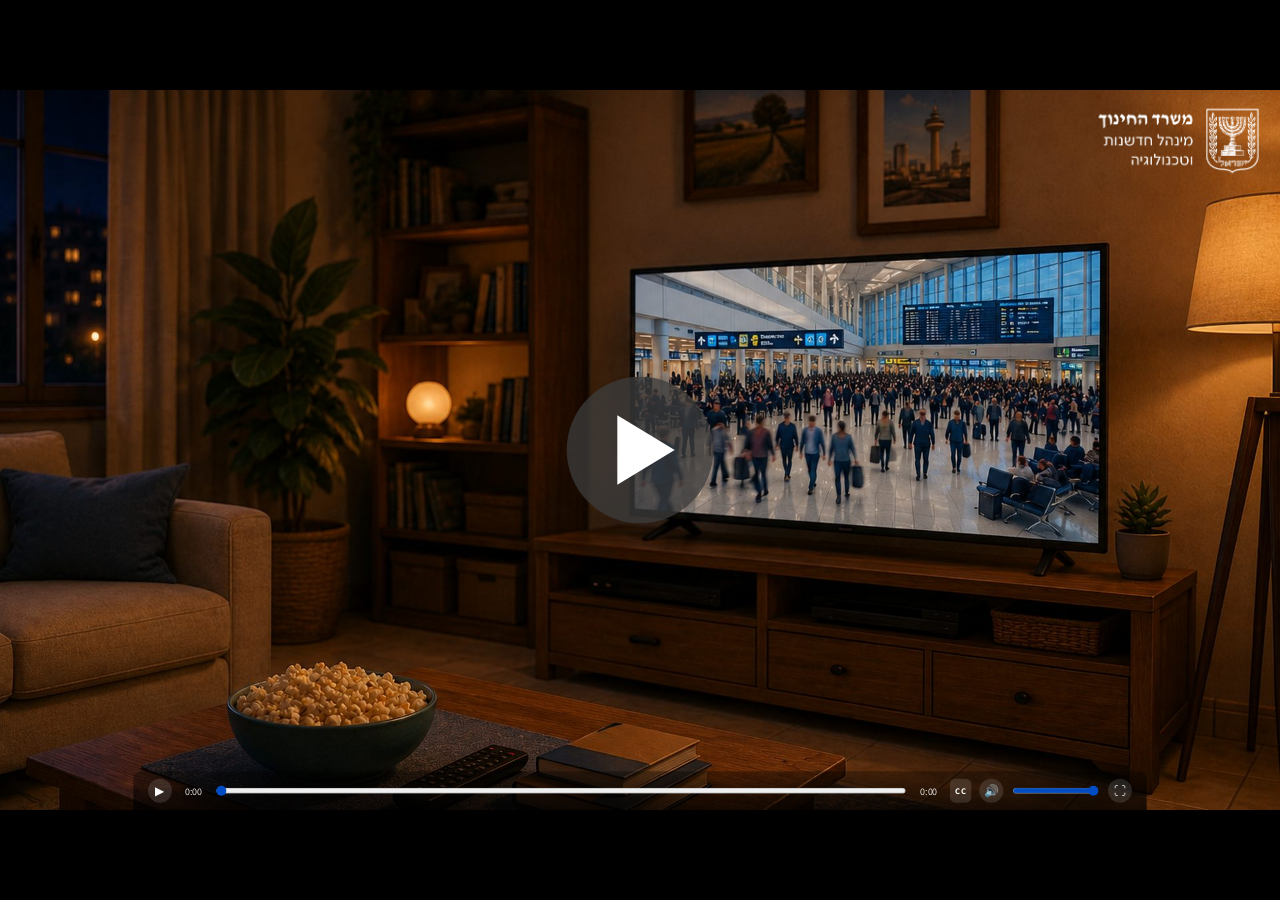
<file: index.html>
<!DOCTYPE html>
<html lang="he" dir="rtl">
<head>
<meta charset="UTF-8">
<meta name="viewport" content="width=device-width, initial-scale=1.0">
<title>שדה תעופה</title>
<link rel="icon" href="data:,">
<link rel="stylesheet" href="styles.css">
</head>
<body>
<div id="app" role="main">

<!-- ===================================================================
     One <section> per screen, numbered 1..N with no gaps, written out in
     full here (the QA system counts the sections in this file).
     Attribute order matters to the translation tools: class first, then
     data-screen.
       data-sid    short ASCII name, stable when screens are renumbered
       data-type   opening | explain | video | tiles | hub | question | applet | finish
     Banner comment per screen: number, title, storyboard slides.
     Skeleton (Phase 1): text is final, pictures / videos / applets are placeholders.
     =================================================================== -->

<!-- ================= SCREEN 1 — סרטון פתיחה — השיחה במטבח (שקפים 2-8) ================= -->
<section class="screen active" data-screen="1" data-sid="video-intro" data-type="video" tabindex="-1">
  <div class="video-wrap">
    <video class="video-el" playsinline preload="metadata" disablepictureinpicture controlslist="nodownload noremoteplayback nofullscreen noplaybackrate" data-poster="assets/images/video-intro-poster.jpg">
      <source src="assets/videos/AIRPORT_PART1_V2.mp4#t=0.001" type="video/mp4">
    </video>
    <!-- Captions: AIRPORT_PART1_V2.srt (cue start and end, as in the file). -->
    <div class="vcap-src" data-clear-after="49.18" hidden>
      <span data-t="0.56" data-end="2.32">עונת הטיסות בשיאה.</span>
      <span data-t="2.32" data-end="4.22">שדה התעופה מתמלא בנוסעים</span>
      <span data-t="4.22" data-end="7.30">והצוותים נערכים לאחת התקופות העמוסות בשנה.</span>
      <span data-t="7.30" data-end="9.74">אמא, את עובדת בשדה התעופה.</span>
      <span data-t="9.74" data-end="12.88">למה דווקא עכשיו יש לכם כל כך הרבה עבודה?</span>
      <span data-t="12.88" data-end="16.22">כי בחופשת הקיץ שדה התעופה הכי עמוס,</span>
      <span data-t="16.22" data-end="17.96">ואנחנו צריכים להתכונן.</span>
      <span data-t="17.96" data-end="20.12">אבל מה כבר יש לעשות?</span>
      <span data-t="20.12" data-end="23.55">אנשים באים, עולים למטוס וטסים.</span>
      <span data-t="23.55" data-end="25.96">אוי, מתני.</span>
      <span data-t="25.96" data-end="28.38">הלוואי שזה היה כל כך פשוט.</span>
      <span data-t="28.38" data-end="30.10">לפני שכל מטוס ממריא,</span>
      <span data-t="30.10" data-end="32.51">הצוות שלנו מתכנן את העבודה מראש.</span>
      <span data-t="32.51" data-end="34.56">הנתונים עוזרים לנו להחליט:</span>
      <span data-t="34.56" data-end="36.44">כמה עובדים יהיו בכל אזור,</span>
      <span data-t="36.44" data-end="37.88">כמה עמדות ייפתחו,</span>
      <span data-t="37.88" data-end="40.40">ואיך תתנהל הפעילות לאורך היום.</span>
      <span data-t="40.40" data-end="41.53">באמת?</span>
      <span data-t="41.53" data-end="42.72">כן!</span>
      <span data-t="42.72" data-end="45.08">אתה יודע מה? יש לי רעיון.</span>
      <span data-t="45.08" data-end="46.26">אם אתה רוצה,</span>
      <span data-t="46.26" data-end="49.18">תצטרף אליי מחר ליום עבודה, ותראה בעצמך.</span>
    </div>
    <div class="video-caption hidden"><p></p></div>
    <!-- A note about the data, not a caption: above the captions, its own look, fades in 1 s into the video and stays until 6 s, i.e. 5 s on screen (script.js: data-show-from / data-show-until, in video time). -->
    <p class="video-credit is-off" aria-hidden="true" data-show-from="1" data-show-until="6">המספרים במשימה מעובדים על פי נתונים משנת 2025</p>
    <button class="play-btn-big" type="button" aria-label="הפעלת הסרטון"></button>
    <div class="moe-logo"><img src="assets/images/logos/logo-moe-white.png" alt="משרד החינוך, מינהל חדשנות וטכנולוגיה"></div>
  </div>
  <button class="nav-btn nav-next hidden" type="button" aria-label="המשך"></button>
</section>

<!-- ================= SCREEN 2 — למחרת במשרד של אמא (שקף 9) ================= -->
<section class="screen" data-screen="2" data-sid="story-office" data-type="explain" tabindex="-1">
  <div class="scene scene-clip" aria-hidden="true">
    <img class="screen-bg" src="assets/images/story-office-bg.jpg" alt="">
    <video class="scene-vid" muted playsinline preload="auto" disablepictureinpicture src="assets/videos/screen2_animated.mp4"></video>
  </div>
  <div class="narration-banner">
    <div class="nb-text"><p>למחרת הגיע מתן למשרד של אימו.</p><p>על השולחן חיכו לה נתוני הנוסעים לקראת הישיבה הקרובה.</p><p>מתן הסתקרן והציץ במספרים.</p></div>
    <button class="narr-play" type="button" aria-label="הקראת הטקסט" aria-pressed="false"></button>
    <audio class="narr-audio" preload="none" src="assets/audio/screen2_narration.mp3"></audio>
  </div>
  <button class="nav-btn nav-prev" type="button" aria-label="חזרה"></button>
  <button class="nav-btn nav-next hidden" type="button" aria-label="המשך"></button>
</section>

<!-- ================= SCREEN 3 — שאלה 1 — קריאת מספרים גדולים (שקפים 10-11) ================= -->
<section class="screen" data-screen="3" data-sid="q1" data-type="question" data-kind="single" data-opt-handle=".q-mark" data-feedback-close data-weight="12.5" data-step="1" tabindex="-1">
  <img class="screen-bg" src="assets/images/bg-airport.jpg" alt="">
  <div class="q-overlay"></div>
  <div class="q-card">
    <h2 class="q-title">שאלה מס' 1</h2>
    <p class="q-body">מתן החל להקריא בקול את מספר הנוסעים שעברו בכל אחד משדות התעופה בשנה האחרונה.</p>
    <p class="q-instruction">האזינו להקלטות ובחרו בזו שבה מתן קרא את מספר הנוסעים בצורה נכונה.</p>
    <div class="q-answers" role="radiogroup" aria-label="אפשרויות תשובה">
      <!-- Each card is one of the four skyline cards of the script (the sound bar is painted in the picture; the reading is the card's <audio>, q1_matan_narration_<city>.mp3 — open question 12 still asks whether it should be video). The city and number are live text in the white band. -->
      <div class="q-opt reader-card" data-id="1" role="radio" tabindex="0" aria-checked="false"><img class="reader-pic" src="assets/images/q1-card-paris.png" alt=""><span class="q-mark"></span><span class="reader-label"><span class="card-city">פריז:</span> <span class="card-num">72,014,271</span></span><button class="reader-play" type="button" aria-label="השמעה" aria-pressed="false"><span class="rp-ico" aria-hidden="true"></span><span class="rp-wave" aria-hidden="true"><i style="--h:0.22"></i><i style="--h:0.3"></i><i style="--h:0.42"></i><i style="--h:0.28"></i><i style="--h:0.55"></i><i style="--h:0.4"></i><i style="--h:0.7"></i><i style="--h:0.5"></i><i style="--h:0.9"></i><i style="--h:0.62"></i><i style="--h:1"></i><i style="--h:0.74"></i><i style="--h:0.46"></i><i style="--h:0.82"></i><i style="--h:0.58"></i><i style="--h:0.36"></i><i style="--h:0.66"></i><i style="--h:0.94"></i><i style="--h:0.7"></i><i style="--h:0.44"></i><i style="--h:0.6"></i><i style="--h:0.32"></i><i style="--h:0.5"></i><i style="--h:0.26"></i><i style="--h:0.38"></i><i style="--h:0.2"></i></span></button><audio class="reader-audio" preload="none" src="assets/audio/q1_matan_paris_wrong.mp3"></audio><span class="reader-cap" hidden>פריז: שבעים ושניים מיליון, מאה וארבעים אלף ומאתיים שבעים ואחד.</span></div>
      <div class="q-opt reader-card" data-id="2" data-correct role="radio" tabindex="0" aria-checked="false"><img class="reader-pic" src="assets/images/q1-card-tokyo.png" alt=""><span class="q-mark"></span><span class="reader-label"><span class="card-city">טוקיו:</span> <span class="card-num">91,679,814</span></span><button class="reader-play" type="button" aria-label="השמעה" aria-pressed="false"><span class="rp-ico" aria-hidden="true"></span><span class="rp-wave" aria-hidden="true"><i style="--h:0.22"></i><i style="--h:0.3"></i><i style="--h:0.42"></i><i style="--h:0.28"></i><i style="--h:0.55"></i><i style="--h:0.4"></i><i style="--h:0.7"></i><i style="--h:0.5"></i><i style="--h:0.9"></i><i style="--h:0.62"></i><i style="--h:1"></i><i style="--h:0.74"></i><i style="--h:0.46"></i><i style="--h:0.82"></i><i style="--h:0.58"></i><i style="--h:0.36"></i><i style="--h:0.66"></i><i style="--h:0.94"></i><i style="--h:0.7"></i><i style="--h:0.44"></i><i style="--h:0.6"></i><i style="--h:0.32"></i><i style="--h:0.5"></i><i style="--h:0.26"></i><i style="--h:0.38"></i><i style="--h:0.2"></i></span></button><audio class="reader-audio" preload="none" src="assets/audio/q1_matan_narration_tokyo.mp3"></audio><span class="reader-cap" hidden>טוקיו: תשעים ואחד מיליון, שש מאות שבעים ותשעה אלף, שמונה מאות וארבעה עשר נוסעים.</span></div>
      <div class="q-opt reader-card" data-id="3" role="radio" tabindex="0" aria-checked="false"><img class="reader-pic" src="assets/images/q1-card-frankfurt.png" alt=""><span class="q-mark"></span><span class="reader-label"><span class="card-city">פרנקפורט:</span> <span class="card-num">63,277,005</span></span><button class="reader-play" type="button" aria-label="השמעה" aria-pressed="false"><span class="rp-ico" aria-hidden="true"></span><span class="rp-wave" aria-hidden="true"><i style="--h:0.22"></i><i style="--h:0.3"></i><i style="--h:0.42"></i><i style="--h:0.28"></i><i style="--h:0.55"></i><i style="--h:0.4"></i><i style="--h:0.7"></i><i style="--h:0.5"></i><i style="--h:0.9"></i><i style="--h:0.62"></i><i style="--h:1"></i><i style="--h:0.74"></i><i style="--h:0.46"></i><i style="--h:0.82"></i><i style="--h:0.58"></i><i style="--h:0.36"></i><i style="--h:0.66"></i><i style="--h:0.94"></i><i style="--h:0.7"></i><i style="--h:0.44"></i><i style="--h:0.6"></i><i style="--h:0.32"></i><i style="--h:0.5"></i><i style="--h:0.26"></i><i style="--h:0.38"></i><i style="--h:0.2"></i></span></button><audio class="reader-audio" preload="none" src="assets/audio/q1_matan_frankfurt_wrong.mp3"></audio><span class="reader-cap" hidden>פרנקפורט: שישים ושלושה מיליון, מאתיים שבעים ושבעה אלף וחמש מאות נוסעים.</span></div>
      <div class="q-opt reader-card" data-id="4" role="radio" tabindex="0" aria-checked="false"><img class="reader-pic" src="assets/images/q1-card-dubai.png" alt=""><span class="q-mark"></span><span class="reader-label"><span class="card-city">דובאי:</span> <span class="card-num">95,200,060</span></span><button class="reader-play" type="button" aria-label="השמעה" aria-pressed="false"><span class="rp-ico" aria-hidden="true"></span><span class="rp-wave" aria-hidden="true"><i style="--h:0.22"></i><i style="--h:0.3"></i><i style="--h:0.42"></i><i style="--h:0.28"></i><i style="--h:0.55"></i><i style="--h:0.4"></i><i style="--h:0.7"></i><i style="--h:0.5"></i><i style="--h:0.9"></i><i style="--h:0.62"></i><i style="--h:1"></i><i style="--h:0.74"></i><i style="--h:0.46"></i><i style="--h:0.82"></i><i style="--h:0.58"></i><i style="--h:0.36"></i><i style="--h:0.66"></i><i style="--h:0.94"></i><i style="--h:0.7"></i><i style="--h:0.44"></i><i style="--h:0.6"></i><i style="--h:0.32"></i><i style="--h:0.5"></i><i style="--h:0.26"></i><i style="--h:0.38"></i><i style="--h:0.2"></i></span></button><audio class="reader-audio" preload="none" src="assets/audio/q1_matan_dubai_wrong.mp3"></audio><span class="reader-cap" hidden>דובאי: תשעים וחמישה מיליון, אלפיים ושישים נוסעים.</span></div>
    </div>
  </div>
  <!-- Captions of the readings (accessibility): the text of the reading that is playing, under the cards; script.js (reader click). The feedback needs none: its lines are written out. -->
  <div class="q-caption" hidden><p></p></div>
  <button class="btn-check" type="button" disabled>צדקתי?</button>
  <div class="fb-src" hidden>
    <div data-fb="retry"><p class="fb-t">זו אינה התשובה, נסו שוב.</p></div>
    <div data-fb="correct"><p class="fb-t">צדקת!</p>
      <p>לחצו על סמל השמע שלצד כל עיר ברשימה כדי לשמוע איך קוראים נכון את המספרים:</p>
      <p class="fb-read"><button class="fb-speak" type="button" aria-pressed="false" data-say="assets/audio/q1_matan_narration_paris.mp3" aria-label="השמעת ההקראה הנכונה: פריז"></button><span>פריז: שבעים ושניים מיליון, ארבעה עשר אלף, מאתיים שבעים ואחד נוסעים.</span></p>
      <p class="fb-read"><button class="fb-speak" type="button" aria-pressed="false" data-say="assets/audio/q1_matan_narration_tokyo.mp3" aria-label="השמעת ההקראה הנכונה: טוקיו"></button><span>טוקיו: תשעים ואחד מיליון, שש מאות שבעים ותשעה אלף, שמונה מאות וארבעה עשר נוסעים.</span></p>
      <p class="fb-read"><button class="fb-speak" type="button" aria-pressed="false" data-say="assets/audio/q1_matan_narration_frankfurt.mp3" aria-label="השמעת ההקראה הנכונה: פרנקפורט"></button><span>פרנקפורט: שישים ושלושה מיליון, מאתיים שבעים ושבעה אלף וחמישה נוסעים.</span></p>
      <p class="fb-read"><button class="fb-speak" type="button" aria-pressed="false" data-say="assets/audio/q1_matan_narration_dubai.mp3" aria-label="השמעת ההקראה הנכונה: דובאי"></button><span>דובאי: תשעים וחמישה מיליון, מאתיים אלף ושישים נוסעים.</span></p></div>
    <div data-fb="wrong2"><p class="fb-t">זו טעות</p>
      <p>לחצו על סמל השמע שלצד כל עיר ברשימה כדי לשמוע איך קוראים נכון את המספרים:</p>
      <p class="fb-read"><button class="fb-speak" type="button" aria-pressed="false" data-say="assets/audio/q1_matan_narration_paris.mp3" aria-label="השמעת ההקראה הנכונה: פריז"></button><span>פריז: שבעים ושניים מיליון, ארבעה עשר אלף, מאתיים שבעים ואחד נוסעים.</span></p>
      <p class="fb-read"><button class="fb-speak" type="button" aria-pressed="false" data-say="assets/audio/q1_matan_narration_tokyo.mp3" aria-label="השמעת ההקראה הנכונה: טוקיו"></button><span>טוקיו: תשעים ואחד מיליון, שש מאות שבעים ותשעה אלף, שמונה מאות וארבעה עשר נוסעים.</span></p>
      <p class="fb-read"><button class="fb-speak" type="button" aria-pressed="false" data-say="assets/audio/q1_matan_narration_frankfurt.mp3" aria-label="השמעת ההקראה הנכונה: פרנקפורט"></button><span>פרנקפורט: שישים ושלושה מיליון, מאתיים שבעים ושבעה אלף וחמישה נוסעים.</span></p>
      <p class="fb-read"><button class="fb-speak" type="button" aria-pressed="false" data-say="assets/audio/q1_matan_narration_dubai.mp3" aria-label="השמעת ההקראה הנכונה: דובאי"></button><span>דובאי: תשעים וחמישה מיליון, מאתיים אלף ושישים נוסעים.</span></p></div>
  </div>
  <button class="nav-btn nav-prev" type="button" aria-label="חזרה"></button>
  <button class="nav-btn nav-next hidden" type="button" aria-label="המשך"></button>
</section>

<!-- ================= SCREEN 4 — סרטון — מה זה אומדן? (שקפים 12-14) ================= -->
<section class="screen" data-screen="4" data-sid="video-estimate" data-type="video" tabindex="-1">
  <div class="video-wrap">
    <video class="video-el" playsinline preload="metadata" disablepictureinpicture controlslist="nodownload noremoteplayback nofullscreen noplaybackrate" data-poster="assets/images/video-estimate-poster.jpg">
      <source src="assets/videos/AIRPORT_PART2_V2.mp4#t=0.001" type="video/mp4">
    </video>
    <!-- Captions: AIRPORT_PART2_V2.srt (cue start and end, as in the file). -->
    <div class="vcap-src" data-clear-after="27.72" hidden>
      <span data-t="0.18" data-end="3.32">היום אני מכינה דו"ח שמשווה בין השדה שלנו</span>
      <span data-t="3.32" data-end="5.29">לשדות תעופה אחרים בעולם.</span>
      <span data-t="5.29" data-end="7.82">בשביל ההשוואה, אנחנו משתמשים באומדן</span>
      <span data-t="7.82" data-end="11.48">של מספר הנוסעים בשדות תעופה שונים בעולם.</span>
      <span data-t="11.48" data-end="13.67">מה זה אומדן?</span>
      <span data-t="13.67" data-end="15.34">שאלה מעולה!</span>
      <span data-t="15.34" data-end="18.32">אומדן הוא הערכה מקורבת של מספר.</span>
      <span data-t="18.32" data-end="20.54">כשמדובר בכמויות גדולות מאוד,</span>
      <span data-t="20.54" data-end="23.12">אנחנו לא תמיד משתמשים במספר המדויק,</span>
      <span data-t="23.12" data-end="24.72">אלא במספר מקורב.</span>
      <span data-t="24.72" data-end="27.72">ככה קל יותר לחשב ולהשוות בין הנתונים.</span>
    </div>
    <div class="video-caption hidden"><p></p></div>
    <button class="play-btn-big" type="button" aria-label="הפעלת הסרטון"></button>
  </div>
  <button class="nav-btn nav-prev" type="button" aria-label="חזרה"></button>
  <button class="nav-btn nav-next hidden" type="button" aria-label="המשך"></button>
</section>

<!-- ================= SCREEN 5 — שאלה 2 — עיגול לעשרות אלפים (שקפים 15-16) ================= -->
<section class="screen" data-partial-hint="any" data-screen="5" data-sid="q2" data-type="question" data-kind="dnd" data-dnd-final="compare" data-dnd-toggle data-weight="12.5" data-step="2" tabindex="-1">
  <img class="screen-bg" src="assets/images/bg-airport.jpg" alt="">
  <div class="q-overlay"></div>
  <button class="help-btn" type="button" data-popup="help-q2">עזרה</button>
  <div class="popup-src popup-by-btn" id="help-q2" hidden>
    <p>כאשר מעגלים מספרים, מציגים אותם בצורה פחות מדויקת אך נוחה יותר לאומדן. הסימן ≈ מציין את המספר המעוגל ש"קרוב" למספר הנתון אך אינו שווה לו.</p>
  </div>
  <div class="q-card">
    <h2 class="q-title">שאלה מס' 2</h2>
    <p class="q-body">אחת הדרכים לקבל אומדן שקרוב למספר המקורי הוא עיגול מספרים. <span class="sent">במקרה שלנו, נעגל את המספרים לעשרות אלפים.</span> לפניכם מוצגים מספרי הנוסעים שעברו בשדות התעופה.</p>
    <p class="q-instruction">גררו את המספרים המתאימים כדי לעגל אותם לעשרות אלפים.</p>
    <div class="dnd-bank" aria-label="מחסן מספרים">
      <span class="chip-cell" data-for="c1"><button class="dnd-chip" type="button" data-chip="c1" data-order="1">68,780,000</button></span>
      <span class="chip-cell" data-for="c2"><button class="dnd-chip" type="button" data-chip="c2" data-order="2">68,770,000</button></span>
      <span class="chip-cell" data-for="c3"><button class="dnd-chip" type="button" data-chip="c3" data-order="3">62,570,000</button></span>
      <span class="chip-cell" data-for="c4"><button class="dnd-chip" type="button" data-chip="c4" data-order="4">62,560,000</button></span>
      <span class="chip-cell" data-for="c5"><button class="dnd-chip" type="button" data-chip="c5" data-order="5">32,640,000</button></span>
      <span class="chip-cell" data-for="c6"><button class="dnd-chip" type="button" data-chip="c6" data-order="6">32,630,000</button></span>
    </div>
    <div class="dnd-rows">
      <div class="dnd-row"><span class="dnd-label">אמסטרדם:</span><span class="dnd-slot" data-accept="c1" role="button" tabindex="0" aria-label="מקום ריק 1"></span><span class="dnd-val"><span class="ltr">68,776,052 ≈</span></span></div>
      <div class="dnd-row"><span class="dnd-label">ניו יורק:</span><span class="dnd-slot" data-accept="c3" role="button" tabindex="0" aria-label="מקום ריק 2"></span><span class="dnd-val"><span class="ltr">62,568,432 ≈</span></span></div>
      <div class="dnd-row"><span class="dnd-label">וינה:</span><span class="dnd-slot" data-accept="c6" role="button" tabindex="0" aria-label="מקום ריק 3"></span><span class="dnd-val"><span class="ltr">32,634,803 ≈</span></span></div>
    </div>
  </div>
  <button class="btn-check" type="button" disabled>צדקתי?</button>
  <div class="fb-src" hidden>
    <div data-fb="retry"><p class="fb-t">זו אינה התשובה, נסו שוב.</p><p>תוכלו ללחוץ על כפתור העזרה כדי לקבל רמז.</p></div>
    <div data-fb="retryPartial"><p class="fb-t">התשובה נכונה בחלקה, נסו שוב.</p><p>תוכלו ללחוץ על כפתור העזרה כדי לקבל רמז.</p></div>
    <div data-fb="correct"><p class="fb-t">צדקת!</p><p>המספרים המעוגלים הנכונים מוצגים כעת.</p><p>כדי לעגל לעשרות אלפים, נבדוק את ספרת האלפים: אם היא 5 ומעלה, נעגל כלפי מעלה, ואם היא קטנה מ-5, נעגל כלפי מטה.</p></div>
    <div data-fb="partial"><p class="fb-t">התשובה נכונה בחלקה</p><p>המספרים המעוגלים הנכונים מוצגים כעת.</p><p>כדי לעגל לעשרות אלפים, נבדוק את ספרת האלפים: אם היא 5 ומעלה, נעגל כלפי מעלה, ואם היא קטנה מ-5, נעגל כלפי מטה.</p></div>
    <div data-fb="wrong2"><p class="fb-t">זו טעות</p><p>המספרים המעוגלים הנכונים מוצגים כעת.</p><p>כדי לעגל לעשרות אלפים, נבדוק את ספרת האלפים: אם היא 5 ומעלה, נעגל כלפי מעלה, ואם היא קטנה מ-5, נעגל כלפי מטה.</p></div>
  </div>
  <button class="nav-btn nav-prev" type="button" aria-label="חזרה"></button>
  <button class="nav-btn nav-next hidden" type="button" aria-label="המשך"></button>
</section>

<!-- ================= SCREEN 6 — הנתונים המבולגנים (שקף 17) ================= -->
<section class="screen" data-screen="6" data-sid="story-data" data-type="explain" tabindex="-1">
  <div class="scene scene-clip" aria-hidden="true">
    <img class="screen-bg" src="assets/images/story-data-bg.jpg" alt="">
    <video class="scene-vid" muted playsinline preload="auto" disablepictureinpicture src="assets/videos/screen6_animated.mp4"></video>
  </div>
  <div class="narration-banner">
    <div class="nb-text"><p>אמו של מתן סיפרה לו שיש בעיה קטנה עם הנתונים שהגיעו...</p><p>הם מבולגנים לגמרי!</p><p>אולי מתן יוכל לעזור לה לעשות בהם סדר?</p></div>
    <button class="narr-play" type="button" aria-label="הקראת הטקסט" aria-pressed="false"></button>
    <audio class="narr-audio" preload="none" src="assets/audio/screen6_narration.mp3"></audio>
  </div>
  <button class="nav-btn nav-prev" type="button" aria-label="חזרה"></button>
  <button class="nav-btn nav-next hidden" type="button" aria-label="המשך"></button>
</section>

<!-- ================= SCREEN 7 — שאלה 3 — סידור שדות תעופה מהקטן לגדול (שקפים 18-19) ================= -->
<section class="screen" data-partial-hint="any" data-screen="7" data-sid="q3" data-type="question" data-kind="dnd" data-dnd-mode="swap" data-dnd-final="compare" data-dnd-badges data-dnd-toggle data-weight="12.5" data-step="3" tabindex="-1">
  <img class="screen-bg" src="assets/images/bg-airport.jpg" alt="">
  <div class="q-overlay"></div>
  <button class="help-btn" type="button" data-popup="help-q3">עזרה</button>
  <div class="popup-src popup-by-btn" id="help-q3" hidden>
    <p>בשדה התעופה ברומא עובר מספר הנוסעים הנמוך ביותר.</p>
  </div>
  <div class="q-card">
    <h2 class="q-title">שאלה מס' 3</h2>
    <p class="q-body">מתן הסתכל על נתוני החודשים יולי-אוגוסט, שכללו את סך כל הנוסעים (הנכנסים והיוצאים) שעברו בשדות תעופה שונים ברחבי העולם.</p>
    <p class="q-body">חשוב לדעת: הנתונים מעוגלים לעשרות אלפים. <button class="help-btn info-btn" type="button" data-popup="info-q3" aria-label="מידע"></button></p>
    <div class="popup-src popup-by-btn" id="info-q3" hidden>
      <p>כאשר מעגלים מספרים לעשרות אלפים, רושמים את המספר השלם בעשרות אלפים הקרוב לו ביותר.</p>
      <p>לדוגמה: את המספר 12,486,743 מעגלים לעשרות אלפים ומקבלים 12,490,000.</p>
    </div>
    <p class="q-instruction">גררו וסדרו את שדות התעופה מהקטן לגדול לפי מספר הנוסעים שעברו בהם:</p>
    <!-- The cards start in the storyboard's order (slide 18) with the two end cards swapped (SME 2026-11-24: London and Rome started in their right places); the learner swaps them into order.
         The first slot (right) is the largest number of passengers, the last (left) the smallest. -->
    <div class="order-line" aria-label="שדות תעופה">
      <span class="dnd-slot" data-accept="c1" role="button" tabindex="0" aria-label="מקום 1"><button class="dnd-chip" type="button" data-chip="c6" data-order="6" data-fix="פיומיצ'ינו"><span class="chip-name">פיומיצ'ינו</span><span class="chip-place">ברומא</span><span class="chip-num">11,150,000</span><img class="flag" src="assets/images/q3-flag-it.png" alt=""></button></span>
      <span class="dnd-slot" data-accept="c5" role="button" tabindex="0" aria-label="מקום 2"><button class="dnd-chip" type="button" data-chip="c2" data-order="2" data-fix="פרנקפורט"><span class="chip-name">פרנקפורט</span><span class="chip-place">בגרמניה</span><span class="chip-num">11,890,000</span><img class="flag" src="assets/images/q3-flag-de.png" alt=""></button></span>
      <span class="dnd-slot" data-accept="c2" role="button" tabindex="0" aria-label="מקום 3"><button class="dnd-chip" type="button" data-chip="c3" data-order="3" data-fix="אל פראט"><span class="chip-name">אל פראט</span><span class="chip-place">בברצלונה</span><span class="chip-num">11,490,000</span><img class="flag" src="assets/images/q3-flag-es.png" alt=""></button></span>
      <span class="dnd-slot" data-accept="c3" role="button" tabindex="0" aria-label="מקום 4"><button class="dnd-chip" type="button" data-chip="c4" data-order="4" data-fix="סכיפהול"><span class="chip-name">סכיפהול</span><span class="chip-place">אמסטרדם</span><span class="chip-num">11,350,000</span><img class="flag" src="assets/images/q3-flag-nl.png" alt=""></button></span>
      <span class="dnd-slot" data-accept="c4" role="button" tabindex="0" aria-label="מקום 5"><button class="dnd-chip" type="button" data-chip="c5" data-order="5" data-fix="שארל דה גול"><span class="chip-name">שארל דה גול</span><span class="chip-place">בצרפת</span><span class="chip-num">12,310,000</span><img class="flag" src="assets/images/q3-flag-fr.png" alt=""></button></span>
      <span class="dnd-slot" data-accept="c6" role="button" tabindex="0" aria-label="מקום 6"><button class="dnd-chip" type="button" data-chip="c1" data-order="1" data-fix="הית'רו"><span class="chip-name">הית'רו</span><span class="chip-place">בלונדון</span><span class="chip-num">15,000,000</span><img class="flag" src="assets/images/q3-flag-uk.png" alt=""></button></span>
    </div>
    <div class="order-axis">
      <span class="end-tag">מספר הנוסעים הגדול ביותר</span>
      <span class="axis-line"></span>
      <span class="end-tag">מספר הנוסעים הקטן ביותר</span>
    </div>
  </div>
  <button class="btn-check" type="button" disabled>צדקתי?</button>
  <div class="fb-src" hidden>
    <div data-fb="retry"><p class="fb-t">זו אינה התשובה, נסו שוב.</p><p>תוכלו ללחוץ על כפתור העזרה כדי לקבל רמז.</p></div>
    <div data-fb="retryPartial"><p class="fb-t">התשובה נכונה בחלקה, נסו שוב.</p><p>תוכלו ללחוץ על כפתור העזרה כדי לקבל רמז.</p></div>
    <div data-fb="correct"><p class="fb-t">צדקת!</p><p>כעת שדות התעופה מסודרים מהקטן לגדול לפי מספר הנוסעים שעברו בהם.</p></div>
    <div data-fb="wrong2"><p class="fb-t">זו טעות</p><p>כעת שדות התעופה מסודרים מהקטן לגדול לפי מספר הנוסעים שעברו בהם.</p></div>
  </div>
  <button class="nav-btn nav-prev" type="button" aria-label="חזרה"></button>
  <button class="nav-btn nav-next hidden" type="button" aria-label="המשך"></button>
</section>

<!-- ================= SCREEN 8 — שאלה 4 סעיף א — תרגיל חיבור (שקפים 20-21) ================= -->
<section class="screen" data-partial-hint="any" data-screen="8" data-sid="q4a" data-type="question" data-kind="dnd" data-dnd-final="whole" data-dnd-toggle data-weight="6.25" data-step="4" tabindex="-1">
  <img class="screen-bg" src="assets/images/bg-airport.jpg" alt="">
  <div class="q-overlay"></div>
  <button class="help-btn" type="button" data-popup="help-q4a">עזרה</button>
  <div class="popup-src popup-by-btn" id="help-q4a" hidden>
    <p>סך כל הנוסעים הוא תוצאה של תרגיל חיבור.</p>
  </div>
  <div class="q-card">
    <h2 class="q-title">שאלה מס' 4, סעיף א'</h2>
    <p class="q-body"><span class="sent">אחד הנתונים בדו"ח הוא המספר הכולל של הנוסעים שעברו בשדה התעופה בישראל בחודשים מרץ-אפריל.</span><span class="sent">באותם חודשים, עברו בשדה התעופה כ-1,800,000 נוסעים שנכנסו לישראל וכ-1,600,000 נוסעים שיצאו ממנה.</span><span class="sent">שימו לב, הנתונים מעוגלים למאות אלפים. <button class="help-btn info-btn" type="button" data-popup="info-q4a" aria-label="מידע"></button></span></p>
    <div class="popup-src popup-by-btn" id="info-q4a" hidden>
      <p>ניתן לעגל מספרים לעשרות אלפים, מאות אלפים, מיליונים וכדומה, לפי הצורך.</p>
    </div>
    <p class="q-instruction">גררו את המספרים והפעולה המתאימים כדי ליצור תרגיל לחישוב מספר הנוסעים הכולל בתקופה זו. גררו גם את התוצאה למקום המתאים.</p>
    <!-- The equation reads left to right: number, sign, number = result. The two numbers may swap places. -->
    <div class="eq-row" dir="ltr">
      <span class="dnd-slot" data-accept="c1 c3" role="button" tabindex="0" aria-label="מקום ריק 1"></span>
      <span class="dnd-slot" data-accept="c10" role="button" tabindex="0" aria-label="מקום ריק 2"></span>
      <span class="dnd-slot" data-accept="c1 c3" role="button" tabindex="0" aria-label="מקום ריק 3"></span>
      <span class="eq-sign">=</span>
      <span class="dnd-slot" data-accept="c2" role="button" tabindex="0" aria-label="מקום ריק 4"></span>
    </div>
    <div class="dnd-bank" aria-label="מחסן מספרים ופעולות">
      <span class="chip-cell" data-for="c1"><button class="dnd-chip" type="button" data-chip="c1" data-order="1">1,800,000</button></span>
      <span class="chip-cell" data-for="c2"><button class="dnd-chip" type="button" data-chip="c2" data-order="2">3,400,000</button></span>
      <span class="chip-cell" data-for="c3"><button class="dnd-chip" type="button" data-chip="c3" data-order="3">1,600,000</button></span>
      <span class="chip-cell" data-for="c4"><button class="dnd-chip" type="button" data-chip="c4" data-order="4">200,000</button></span>
      <span class="chip-cell" data-for="c5"><button class="dnd-chip" type="button" data-chip="c5" data-order="5">-</button></span>
      <span class="chip-cell" data-for="c6"><button class="dnd-chip" type="button" data-chip="c6" data-order="6">3,040,000</button></span>
      <span class="chip-cell" data-for="c7"><button class="dnd-chip" type="button" data-chip="c7" data-order="7">3,004,000</button></span>
      <span class="chip-cell" data-for="c8"><button class="dnd-chip" type="button" data-chip="c8" data-order="8">20,000</button></span>
      <span class="chip-cell" data-for="c9"><button class="dnd-chip" type="button" data-chip="c9" data-order="9">2,000</button></span>
      <span class="chip-cell" data-for="c10"><button class="dnd-chip" type="button" data-chip="c10" data-order="10">+</button></span>
    </div>
  </div>
  <button class="btn-check" type="button" disabled>צדקתי?</button>
  <div class="fb-src" hidden>
    <div data-fb="retry"><p class="fb-t">זו אינה התשובה, נסו שוב.</p><p>תוכלו ללחוץ על כפתור העזרה כדי לקבל רמז.</p></div>
    <div data-fb="retryPartial"><p class="fb-t">התשובה נכונה בחלקה, נסו שוב.</p><p>תוכלו ללחוץ על כפתור העזרה כדי לקבל רמז.</p></div>
    <div data-fb="correct"><p class="fb-t">צדקת!</p><p>מספר העוברים בשדה התעופה הוא הסכום של מספר היוצאים ומספר הנכנסים.</p><p>החישוב: 3,400,000 = 1,800,000 + 1,600,000</p></div>
    <div data-fb="wrong2"><p class="fb-t">זו טעות</p><p>מספר העוברים בשדה התעופה הוא הסכום של מספר היוצאים ומספר הנכנסים.</p><p>החישוב: 3,400,000 = 1,800,000 + 1,600,000</p></div>
  </div>
  <button class="nav-btn nav-prev" type="button" aria-label="חזרה"></button>
  <button class="nav-btn nav-next hidden" type="button" aria-label="המשך"></button>
</section>

<!-- ================= SCREEN 9 — שאלה 4 סעיף ב — תרגיל חיסור (שקפים 22-23) ================= -->
<section class="screen" data-partial-hint="any" data-screen="9" data-sid="q4b" data-type="question" data-kind="dnd" data-dnd-final="whole" data-dnd-toggle data-weight="6.25" data-step="4" tabindex="-1">
  <img class="screen-bg" src="assets/images/bg-airport.jpg" alt="">
  <div class="q-overlay"></div>
  <button class="help-btn" type="button" data-popup="help-q4b">עזרה</button>
  <div class="popup-src popup-by-btn" id="help-q4b" hidden>
    <p>הפרש הוא תוצאה של תרגיל חיסור.</p>
  </div>
  <div class="q-card">
    <h2 class="q-title">שאלה מס' 4, סעיף ב'</h2>
    <p class="q-body"><span class="sent">אחד הנתונים בדו"ח הוא המספר הכולל של הנוסעים שעברו בשדה התעופה בישראל בחודשים מרץ-אפריל.</span><span class="sent">באותם חודשים, עברו בשדה התעופה כ-1,800,000 נוסעים שנכנסו לישראל וכ-1,600,000 נוסעים שיצאו ממנה.</span><span class="sent">שימו לב, הנתונים מעוגלים למאות אלפים. <button class="help-btn info-btn" type="button" data-popup="info-q4b" aria-label="מידע"></button></span></p>
    <div class="popup-src popup-by-btn" id="info-q4b" hidden>
      <p>ניתן לעגל מספרים לעשרות אלפים, מאות אלפים, מיליונים וכדומה, לפי הצורך.</p>
    </div>
    <p class="q-instruction">גררו את המספרים והפעולה המתאימים כדי ליצור תרגיל לחישוב ההפרש בין מספר הנוסעים הנכנסים לשדה התעופה ממספר הנוסעים היוצאים ממנו.</p>
    <!-- Left to right: 1,800,000 - 1,600,000 = 200,000 (the order of the numbers matters here). -->
    <div class="eq-row" dir="ltr">
      <span class="dnd-slot" data-accept="c1" role="button" tabindex="0" aria-label="מקום ריק 1"></span>
      <span class="dnd-slot" data-accept="c6" role="button" tabindex="0" aria-label="מקום ריק 2"></span>
      <span class="dnd-slot" data-accept="c5" role="button" tabindex="0" aria-label="מקום ריק 3"></span>
      <span class="eq-sign">=</span>
      <span class="dnd-slot" data-accept="c3" role="button" tabindex="0" aria-label="מקום ריק 4"></span>
    </div>
    <div class="dnd-bank" aria-label="מחסן מספרים ופעולות">
      <span class="chip-cell" data-for="c1"><button class="dnd-chip" type="button" data-chip="c1" data-order="1">1,800,000</button></span>
      <span class="chip-cell" data-for="c2"><button class="dnd-chip" type="button" data-chip="c2" data-order="2">3,400,000</button></span>
      <span class="chip-cell" data-for="c3"><button class="dnd-chip" type="button" data-chip="c3" data-order="3">200,000</button></span>
      <span class="chip-cell" data-for="c4"><button class="dnd-chip" type="button" data-chip="c4" data-order="4">20,000</button></span>
      <span class="chip-cell" data-for="c5"><button class="dnd-chip" type="button" data-chip="c5" data-order="5">1,600,000</button></span>
      <span class="chip-cell" data-for="c6"><button class="dnd-chip" type="button" data-chip="c6" data-order="6">-</button></span>
      <span class="chip-cell" data-for="c7"><button class="dnd-chip" type="button" data-chip="c7" data-order="7">+</button></span>
    </div>
  </div>
  <button class="btn-check" type="button" disabled>צדקתי?</button>
  <div class="fb-src" hidden>
    <div data-fb="retry"><p class="fb-t">זו אינה התשובה, נסו שוב.</p><p>תוכלו ללחוץ על כפתור העזרה כדי לקבל רמז.</p></div>
    <div data-fb="retryPartial"><p class="fb-t">התשובה נכונה בחלקה, נסו שוב.</p><p>תוכלו ללחוץ על כפתור העזרה כדי לקבל רמז.</p></div>
    <div data-fb="correct"><p class="fb-t">צדקת!</p><p>יש להפחית את מספר הנוסעים שיוצאים ממספר הנוסעים שנכנסים.</p><p>החישוב: 200,000 = 1,600,000 – 1,800,000</p></div>
    <div data-fb="wrong2"><p class="fb-t">זו טעות</p><p>יש להפחית את מספר הנוסעים שיוצאים ממספר הנוסעים שנכנסים.</p><p>החישוב: 200,000 = 1,600,000 – 1,800,000</p></div>
  </div>
  <button class="nav-btn nav-prev" type="button" aria-label="חזרה"></button>
  <button class="nav-btn nav-next hidden" type="button" aria-label="המשך"></button>
</section>

<!-- ================= SCREEN 10 — מתן נזכר בחופשה (שקף 24) ================= -->
<section class="screen" data-screen="10" data-sid="story-holiday" data-type="explain" tabindex="-1">
  <div class="scene scene-clip" aria-hidden="true">
    <img class="screen-bg" src="assets/images/story-holiday-bg.jpg" alt="">
    <video class="scene-vid" muted playsinline preload="auto" disablepictureinpicture src="assets/videos/screen10_animated.mp4"></video>
  </div>
  <div class="narration-banner">
    <div class="nb-text"><p>בזמן שעברו על הנתונים, מתן נזכר שגם המשפחה שלהם טסה לחופשה בקיץ שעבר!</p><p>הוא רצה לדעת כמה מהנוסעים היו ילדים וכמה מבוגרים.</p><p>אמו הציעה לו לבדוק את הנתונים ולגלות בעצמו...</p></div>
    <button class="narr-play" type="button" aria-label="הקראת הטקסט" aria-pressed="false"></button>
    <audio class="narr-audio" preload="none" src="assets/audio/screen10_narration.mp3"></audio>
  </div>
  <button class="nav-btn nav-prev" type="button" aria-label="חזרה"></button>
  <button class="nav-btn nav-next hidden" type="button" aria-label="המשך"></button>
</section>

<!-- ================= SCREEN 11 — שאלה 5 — התאמת תרגיל לתיאור מילולי (שקפים 25-26) ================= -->
<section class="screen" data-partial-hint="any" data-screen="11" data-sid="q5" data-type="question" data-kind="dnd" data-dnd-final="compare" data-dnd-badges data-dnd-toggle data-weight="12.5" data-step="5" tabindex="-1">
  <img class="screen-bg" src="assets/images/bg-airport.jpg" alt="">
  <div class="q-overlay"></div>
  <button class="help-btn" type="button" data-popup="help-q5">עזרה</button>
  <div class="popup-src popup-by-btn" id="help-q5" hidden>
    <p>מספר המבוגרים הוא ההפרש בין מספר הנוסעים למספר הילדים.</p>
    <p>שימו לב לסדר פעולות חשבון.</p>
  </div>
  <div class="q-card">
    <h2 class="q-title">שאלה מס' 5</h2>
    <p class="q-body">ב-62 הימים של חודשי יולי-אוגוסט עברו <strong>בכל יום כ-70,000 נוסעים</strong>, מתוכם <strong>כ-10,000 ילדים</strong> (הנתונים מעוגלים לעשרות אלפים).</p>
    <p class="q-instruction">גררו לכל תיאור מילולי את התרגיל המתאים לחישוב האומדן.</p>
    <p class="q-body"><strong>שימו לב:</strong> יש שני תרגילים שאין להם תיאור מתאים.</p>
    <div class="dnd-cols">
      <div class="dnd-col" data-fixhost><span class="dnd-slot" data-accept="c2" role="button" tabindex="0" aria-label="מקום ריק 1"></span><p class="dnd-caption"><span class="cl">מספר הילדים</span><span class="cl">שעברו בשדה התעופה</span><span class="cl">בחודשים יולי-אוגוסט</span></p></div>
      <div class="dnd-col" data-fixhost><span class="dnd-slot" data-accept="c5" role="button" tabindex="0" aria-label="מקום ריק 2"></span><p class="dnd-caption"><span class="cl">מספר המבוגרים</span><span class="cl">שעברו בשדה התעופה</span><span class="cl">בחודשים יולי-אוגוסט</span></p></div>
      <div class="dnd-col" data-fixhost><span class="dnd-slot" data-accept="c4" role="button" tabindex="0" aria-label="מקום ריק 3"></span><p class="dnd-caption"><span class="cl">מספר הנוסעים</span><span class="cl">שעברו בשדה התעופה</span><span class="cl">בחודשים יולי-אוגוסט</span></p></div>
      <div class="dnd-col" data-fixhost><span class="dnd-slot" data-accept="c6" role="button" tabindex="0" aria-label="מקום ריק 4"></span><p class="dnd-caption"><span class="cl">מספר המבוגרים</span><span class="cl">שעברו בשדה התעופה</span><span class="cl">בחודש אחד</span></p></div>
    </div>
    <div class="dnd-bank" aria-label="מחסן תרגילים">
      <span class="chip-cell" data-for="c1"><button class="dnd-chip" type="button" data-chip="c1" data-order="1">2 : 62 × 10,000 - 70,000</button></span>
      <span class="chip-cell" data-for="c2"><button class="dnd-chip" type="button" data-chip="c2" data-order="2">62 × 10,000</button></span>
      <span class="chip-cell" data-for="c3"><button class="dnd-chip" type="button" data-chip="c3" data-order="3">62 × 10,000 - 70,000</button></span>
      <span class="chip-cell" data-for="c4"><button class="dnd-chip" type="button" data-chip="c4" data-order="4">62 × 70,000</button></span>
      <span class="chip-cell" data-for="c5"><button class="dnd-chip" type="button" data-chip="c5" data-order="5">62 × (10,000 - 70,000)</button></span>
      <span class="chip-cell" data-for="c6"><button class="dnd-chip" type="button" data-chip="c6" data-order="6">2 : 62 × (10,000 - 70,000)</button></span>
    </div>
  </div>
  <button class="btn-check" type="button" disabled>צדקתי?</button>
  <div class="fb-src" hidden>
    <div data-fb="retry"><p class="fb-t">זו אינה התשובה, נסו שוב.</p><p>תוכלו ללחוץ על כפתור העזרה כדי לקבל רמז.</p></div>
    <div data-fb="retryPartial"><p class="fb-t">התשובה נכונה בחלקה, נסו שוב.</p><p>תוכלו ללחוץ על כפתור העזרה כדי לקבל רמז.</p></div>
    <div data-fb="correct"><p class="fb-t">צדקת!</p><p>כדי לבחור את התרגיל הנכון, חשוב להבין מה מבקשים לחשב.</p><p>התשובות הנכונות מוצגות כעת, השוו אותן לתשובתכם.</p></div>
    <div data-fb="partial"><p class="fb-t">התשובה נכונה בחלקה</p><p>כדי לבחור את התרגיל הנכון, חשוב להבין מה מבקשים לחשב.</p><p>התשובות הנכונות מוצגות כעת, השוו אותן לתשובתכם.</p></div>
    <div data-fb="wrong2"><p class="fb-t">זו טעות</p><p>כדי לבחור את התרגיל הנכון, חשוב להבין מה מבקשים לחשב.</p><p>התשובות הנכונות מוצגות כעת, השוו אותן לתשובתכם.</p></div>
  </div>
  <button class="nav-btn nav-prev" type="button" aria-label="חזרה"></button>
  <button class="nav-btn nav-next hidden" type="button" aria-label="המשך"></button>
</section>

<!-- ================= SCREEN 12 — אמא מציגה את הדו"ח לצוות (שקף 27) ================= -->
<section class="screen" data-screen="12" data-sid="story-team" data-type="explain" tabindex="-1">
  <div class="scene" aria-hidden="true">
    <img class="screen-bg" src="assets/images/story-team-bg.jpg" alt="">
    <div class="fx fx-day"></div>
    <div class="fx fx-glow fx-tablet-team"></div>
  </div>
  <div class="narration-banner">
    <div class="nb-text"><p>אמא של מתן הציגה את הנתונים לצוות שלה.</p></div>
    <button class="narr-play" type="button" aria-label="הקראת הטקסט" aria-pressed="false"></button>
    <audio class="narr-audio" preload="none" src="assets/audio/screen12_narration.mp3"></audio>
  </div>
  <button class="nav-btn nav-prev" type="button" aria-label="חזרה"></button>
  <button class="nav-btn nav-next hidden" type="button" aria-label="המשך"></button>
</section>

<!-- ================= SCREEN 13 — סרטון — איזו דיאגרמה מתאימה? (שקפים 28-30) ================= -->
<section class="screen" data-screen="13" data-sid="video-chart" data-type="video" tabindex="-1">
  <div class="video-wrap">
    <video class="video-el" playsinline preload="metadata" disablepictureinpicture controlslist="nodownload noremoteplayback nofullscreen noplaybackrate" data-poster="assets/images/video-chart-poster.jpg">
      <source src="assets/videos/AIRPORT_PART3_V2.mp4#t=0.001" type="video/mp4">
    </video>
    <!-- Captions: AIRPORT_PART3_V2.srt (cue start and end, as in the file). -->
    <div class="vcap-src" data-clear-after="22.06" hidden>
      <span data-t="0.46" data-end="3.08">אולי כדאי שנבנה מהנתונים דיאגרמה,</span>
      <span data-t="3.08" data-end="5.46">כדי שיהיה קל לראות כמה אנשים עברו</span>
      <span data-t="5.46" data-end="8.00">בשדה התעופה שלנו בשנה האחרונה.</span>
      <span data-t="8.00" data-end="10.98">דיאגרמה? למדתי על זה בבית הספר,</span>
      <span data-t="10.98" data-end="13.49">אבל איזה סוג של דיאגרמה?</span>
      <span data-t="13.49" data-end="15.68">דיאגרמת עמודות תתאים כאן,</span>
      <span data-t="15.68" data-end="17.98">אם נסרטט עמודות בגבהים שונים,</span>
      <span data-t="17.98" data-end="19.86">יהיה לנו קל לראות את הערכים של</span>
      <span data-t="19.86" data-end="22.06">הנתונים השונים ולהשוות ביניהם.</span>
    </div>
    <div class="video-caption hidden"><p></p></div>
    <!-- An example bar chart beside the man's head, drawn from the video's clock (script.js initVideoChart): fades in at 13.7 s (the cut to the close-up of the man and the boy is at 13.68 s), one bar after another from 14.6 s, a dashed comparison line at 19.9 s ("להשוות ביניהם"), fades out at 24 s. Not the lomda's data. -->
    <div class="video-chart is-off" aria-hidden="true" data-show-from="13.7" data-show-until="24.1"><svg viewBox="0 0 320 290" aria-hidden="true"><defs><linearGradient id="vcBlue" x1="0" y1="0" x2="0" y2="1"><stop offset="0" stop-color="#3d93f5"/><stop offset="1" stop-color="#1558c0"/></linearGradient></defs><line class="vc-axis" x1="34" y1="14" x2="34" y2="274"/><polygon class="vc-head" points="26,22 34,6 42,22"/><line class="vc-tick" x1="26" y1="228" x2="34" y2="228"/><line class="vc-tick" x1="26" y1="182" x2="34" y2="182"/><line class="vc-tick" x1="26" y1="136" x2="34" y2="136"/><line class="vc-tick" x1="26" y1="90" x2="34" y2="90"/><line class="vc-tick" x1="26" y1="44" x2="34" y2="44"/><line class="vc-axis" x1="26" y1="274" x2="312" y2="274"/><rect class="vc-bar" data-h="110" data-at="14.6" x="52" y="274" width="40" height="0" rx="3"/><rect class="vc-bar" data-h="190" data-at="15.2" x="104" y="274" width="40" height="0" rx="3"/><rect class="vc-bar" data-h="70" data-at="15.8" x="156" y="274" width="40" height="0" rx="3"/><rect class="vc-bar" data-h="230" data-at="16.4" x="208" y="274" width="40" height="0" rx="3"/><rect class="vc-bar" data-h="150" data-at="17.0" x="260" y="274" width="40" height="0" rx="3"/><line class="vc-cmp" x1="34" y1="44" x2="312" y2="44" data-at="19.9"/></svg></div>
    <button class="play-btn-big" type="button" aria-label="הפעלת הסרטון"></button>
  </div>
  <button class="nav-btn nav-prev" type="button" aria-label="חזרה"></button>
  <button class="nav-btn nav-next hidden" type="button" aria-label="המשך"></button>
</section>

<!-- ================= SCREEN 14 — שאלה 6 סעיף א — שרטוט עמודה (נובמבר-דצמבר) (שקפים 31-32) ================= -->
<section class="screen" data-screen="14" data-sid="q6a" data-type="question" data-kind="applet" data-answer="2400000" data-tolerance="0" data-weight="6.25" data-step="6" tabindex="-1">
  <img class="screen-bg" src="assets/images/bg-airport.jpg" alt="">
  <div class="q-overlay"></div>
  <button class="help-btn" type="button" data-popup="help-q6a">עזרה</button>
  <div class="popup-src popup-by-btn" id="help-q6a" hidden>
    <p>כדי למצוא כמות שהיא פי 2 מכמות אחרת, כופלים את הכמות ב-2.</p>
  </div>
  <div class="q-card">
    <h2 class="q-title">שאלה מס' 6, סעיף א'</h2>
    <p class="q-body">הדו"ח הציג את הנתונים השנתיים (הנתונים מעוגלים למאות אלפים). בחודשים <strong>נובמבר-דצמבר</strong> מספר הנוסעים בשדה התעופה היה פי 2 ממספר הנוסעים במאי-יוני.</p>
    <p class="q-instruction">באמצעות העכבר גררו את העמודה לגובה המתאים למספר הנוסעים בחודשים נובמבר-דצמבר.</p>
    <div class="applet-frame"><iframe src="assets/app/graph.html?part=a&amp;v=9" title="דיאגרמת עמודות לסרטוט" scrolling="no"></iframe></div>
  </div>
  <button class="btn-check" type="button" disabled>צדקתי?</button>
  <div class="fb-src" hidden>
    <div data-fb="retry"><p class="fb-t">זו אינה התשובה, נסו שוב.</p><p>תוכלו ללחוץ על כפתור העזרה כדי לקבל רמז.</p></div>
    <div data-fb="correct"><p class="fb-t">צדקת!</p><p>פי 2 מ-1,200,000 הם:</p><p><span class="ltr">1,200,000 × 2 = 2,400,000</span></p><p>כלומר, בנובמבר-דצמבר עברו כ-2,400,000 נוסעים.</p></div>
    <div data-fb="wrong2"><p class="fb-t">זו טעות</p><p>פי 2 מ-1,200,000 הם:</p><p><span class="ltr">1,200,000 × 2 = 2,400,000</span></p><p>כלומר, בנובמבר-דצמבר עברו כ-2,400,000 נוסעים.</p></div>
  </div>
  <button class="nav-btn nav-prev" type="button" aria-label="חזרה"></button>
  <button class="nav-btn nav-next hidden" type="button" aria-label="המשך"></button>
</section>

<!-- ================= SCREEN 15 — שאלה 6 סעיף ב — שרטוט עמודה (ספטמבר-אוקטובר) (שקפים 33-34) ================= -->
<section class="screen" data-screen="15" data-sid="q6b" data-type="question" data-kind="applet" data-answer="2900000" data-tolerance="0" data-weight="6.25" data-step="6" tabindex="-1">
  <img class="screen-bg" src="assets/images/bg-airport.jpg" alt="">
  <div class="q-overlay"></div>
  <button class="help-btn" type="button" data-popup="help-q6b">עזרה</button>
  <div class="popup-src popup-by-btn" id="help-q6b" hidden>
    <p>כדי למצוא את מספר הנוסעים שעברו בחודשים ספטמבר-אוקטובר, יש לבצע תרגיל חיסור.</p>
  </div>
  <div class="q-card">
    <h2 class="q-title">שאלה מס' 6, סעיף ב'</h2>
    <p class="q-body">בחודשים ספטמבר-אוקטובר, עברו 1,400,000 נוסעים פחות מאשר בחודשים יולי-אוגוסט.</p>
    <p class="q-instruction">באמצעות גרירת העכבר, סרטטו עמודה מתאימה למספר הנוסעים בחודשים ספטמבר-אוקטובר.</p>
    <div class="applet-frame"><iframe src="assets/app/graph.html?part=b&amp;v=9" title="דיאגרמת עמודות לסרטוט" scrolling="no"></iframe></div>
  </div>
  <button class="btn-check" type="button" disabled>צדקתי?</button>
  <div class="fb-src" hidden>
    <div data-fb="retry"><p class="fb-t">זו אינה התשובה, נסו שוב.</p><p>תוכלו ללחוץ על כפתור העזרה כדי לקבל רמז.</p></div>
    <div data-fb="correct"><p class="fb-t">צדקת!</p><p>נחסר 1,400,000 ממספר הנוסעים בחודשים יולי-אוגוסט:</p><p><span class="ltr">4,300,000 – 1,400,000 = 2,900,000</span></p><p>בספטמבר-אוקטובר עברו כ-2,900,000 נוסעים.</p></div>
    <div data-fb="wrong2"><p class="fb-t">זו טעות</p><p>נחסר 1,400,000 ממספר הנוסעים בחודשים יולי-אוגוסט:</p><p><span class="ltr">4,300,000 – 1,400,000 = 2,900,000</span></p><p>בספטמבר-אוקטובר עברו כ-2,900,000 נוסעים.</p></div>
  </div>
  <button class="nav-btn nav-prev" type="button" aria-label="חזרה"></button>
  <button class="nav-btn nav-next hidden" type="button" aria-label="המשך"></button>
</section>

<!-- ================= SCREEN 16 — הצוות עובר לבדוק יום רגיל (שקף 35) ================= -->
<section class="screen" data-screen="16" data-sid="story-daily" data-type="explain" tabindex="-1">
  <div class="scene scene-clip" aria-hidden="true">
    <img class="screen-bg" src="assets/images/story-daily-bg.jpg" alt="">
    <video class="scene-vid" muted playsinline preload="auto" disablepictureinpicture src="assets/videos/screen16_animated.mp4"></video>
  </div>
  <div class="narration-banner">
    <div class="nb-text"><p>אחרי שבדקו את הנתונים החודשיים, הצוות עבר לבדוק מה קורה בשדה התעופה ביום רגיל.</p><p>המטרה הייתה להבין איך כדאי לחלק את צוותי העבודה בין האזורים השונים בכל יום.</p></div>
    <button class="narr-play" type="button" aria-label="הקראת הטקסט" aria-pressed="false"></button>
    <audio class="narr-audio" preload="none" src="assets/audio/screen16_narration.mp3"></audio>
  </div>
  <button class="nav-btn nav-prev" type="button" aria-label="חזרה"></button>
  <button class="nav-btn nav-next hidden" type="button" aria-label="המשך"></button>
</section>

<!-- ================= SCREEN 17 — שאלה 7 — מספר הטיסות (שקפים 36-37) ================= -->
<section class="screen" data-screen="17" data-sid="q7" data-type="question" data-kind="input" data-weight="12.5" data-step="7" tabindex="-1">
  <img class="screen-bg" src="assets/images/bg-airport.jpg" alt="">
  <div class="q-overlay"></div>
  <button class="help-btn" type="button" data-popup="help-q7">עזרה</button>
  <div class="popup-src popup-by-btn" id="help-q7" hidden>
    <p>מספר הטיסות הוא תוצאה של תרגיל חילוק.</p>
  </div>
  <div class="q-card">
    <h2 class="q-title">שאלה מס' 7</h2>
    <p class="q-body"><span class="sent">ביום מסוים מצאו שכמות הנוסעים הנכנסים לארץ היא כ-<strong>60,000</strong>, וכל מטוס מכיל בערך <strong>300</strong> נוסעים.</span><span class="sent">כמה טיסות נחתו ביום אחד בשדה התעופה?</span></p>
    <p class="q-instruction">חשבו את מספר הטיסות שנחתו והקלידו את התשובה:</p>
    <p class="q-answer-line"><span class="q-input" data-answer="200" data-match="value"><input class="q-in" inputmode="numeric" aria-label="מספר הטיסות"></span> טיסות.</p>
    <img class="q-pic" src="assets/images/q7-airplane.png" alt="">
  </div>
  <button class="btn-check" type="button" disabled>צדקתי?</button>
  <div class="fb-src" hidden>
    <div data-fb="retry"><p class="fb-t">זו אינה התשובה, נסו שוב.</p><p>תוכלו ללחוץ על כפתור העזרה כדי לקבל רמז.</p></div>
    <div data-fb="correct"><p class="fb-t">צדקת!</p><p>כדי למצוא את מספר הטיסות יש לחלק את 60,000 ב-300, כך:</p><p>200 = 300 : 60,000</p></div>
    <div data-fb="wrong2"><p class="fb-t">זו טעות</p><p>כדי למצוא את מספר הטיסות יש לחלק את 60,000 ב-300, כך:</p><p>200 = 300 : 60,000</p></div>
  </div>
  <button class="nav-btn nav-prev" type="button" aria-label="חזרה"></button>
  <button class="nav-btn nav-next hidden" type="button" aria-label="המשך"></button>
</section>

<!-- ================= SCREEN 18 — שאלה 8 — מספר המזוודות (שקפים 38-39) ================= -->
<section class="screen" data-screen="18" data-sid="q8" data-type="question" data-kind="input" data-weight="12.5" data-step="8" tabindex="-1">
  <img class="screen-bg" src="assets/images/bg-airport.jpg" alt="">
  <div class="q-overlay"></div>
  <button class="help-btn" type="button" data-popup="help-q8">עזרה</button>
  <div class="popup-src popup-by-btn" id="help-q8" hidden>
    <p>כדי למצוא שליש של מספר, עלינו לחלק אותו ב-3.</p>
  </div>
  <div class="q-card">
    <h2 class="q-title">שאלה מס' 8</h2>
    <p class="q-body">ביום מסוים מצאו שכמות היוצאים מהארץ היא כ-<strong>75,000</strong> נוסעים.</p>
    <p class="q-body"><span class="sent"><span class="frac"><span>1</span><span>3</span></span> מהנוסעים באותו יום טסים ליעדים רחוקים, וכל נוסע מהם מגיע עם <strong>2 מזוודות</strong> נוסף על תיק היד.</span><span class="sent">יתר הנוסעים טסים ליעדים קרובים, וכל נוסע מהם מגיע עם <strong>מזוודה אחת</strong> ותיק יד.</span><span class="sent">את כל המזוודות שולחים לתא המטען, ואת תיקי היד כל הנוסעים נושאים עימם למטוס.</span><span class="sent">כמה מזוודות מגיעות להטענה בתא המטען?</span></p>
    <p class="q-instruction">חשבו את מספר המזוודות להטענה בתא המטען והקלידו את התשובה:</p>
    <p class="q-answer-line"><span class="q-input" data-answer="100000" data-match="value"><input class="q-in" inputmode="numeric" data-maxlen="6" aria-label="מספר המזוודות"></span> מזוודות.</p>
    <img class="q-pic" src="assets/images/q8-suitcase.png" alt="">
  </div>
  <button class="btn-check" type="button" disabled>צדקתי?</button>
  <div class="fb-src" hidden>
    <div data-fb="retry"><p class="fb-t">זו אינה התשובה, נסו שוב.</p><p>תוכלו ללחוץ על כפתור העזרה כדי לקבל רמז.</p></div>
    <div data-fb="correct"><p class="fb-t">צדקת!</p>
      <div class="fb-step"><p>בשלב הראשון נמצא את מספר הנוסעים ליעדים רחוקים, כך:</p><p>25,000 = 3 : 75,000</p></div><div class="fb-step"><p>כל נוסע מגיע עם 2 מזוודות ולכן סה"כ המזוודות ליעדים רחוקים הוא:</p><p>50,000 = 2 × 25,000</p></div><div class="fb-step"><p>מספר הנוסעים ליעדים הקרובים הוא:</p><p>50,000 = 25,000 – 75,000</p></div><div class="fb-step"><p>ביעדים הקרובים כל נוסע מגיע עם מזוודה אחת, ולכן סך המזוודות לכל היעדים הוא:</p><p>100,000 = 50,000 + 50,000</p></div></div>
    <div data-fb="wrong2"><p class="fb-t">זו טעות</p>
      <div class="fb-step"><p>בשלב הראשון נמצא את מספר הנוסעים ליעדים רחוקים, כך:</p><p>25,000 = 3 : 75,000</p></div><div class="fb-step"><p>כל נוסע מגיע עם 2 מזוודות ולכן סה"כ המזוודות ליעדים רחוקים הוא:</p><p>50,000 = 2 × 25,000</p></div><div class="fb-step"><p>מספר הנוסעים ליעדים הקרובים הוא:</p><p>50,000 = 25,000 – 75,000</p></div><div class="fb-step"><p>ביעדים הקרובים כל נוסע מגיע עם מזוודה אחת, ולכן סך המזוודות לכל היעדים הוא:</p><p>100,000 = 50,000 + 50,000</p></div></div>
  </div>
  <button class="nav-btn nav-prev" type="button" aria-label="חזרה"></button>
  <button class="nav-btn nav-next hidden" type="button" aria-label="המשך"></button>
</section>

<!-- ================= SCREEN 19 — סרטון הסיום וסיימתי (שקפים 40-42) ================= -->
<section class="screen" data-screen="19" data-sid="finish" data-type="finish" tabindex="-1">
  <div class="video-wrap">
    <video class="video-el" playsinline preload="metadata" disablepictureinpicture controlslist="nodownload noremoteplayback nofullscreen noplaybackrate" data-poster="assets/images/finish-poster.jpg">
      <source src="assets/videos/AIRPORT_PART4_V2.mp4#t=0.001" type="video/mp4">
    </video>
    <!-- Captions: AIRPORT_PART4_V2.srt (cue start and end, as in the file). -->
    <div class="vcap-src" data-clear-after="30.12" hidden>
      <span data-t="0.00" data-end="0.94">צוות יקר,</span>
      <span data-t="0.94" data-end="3.08">בזכות העבודה המשותפת שלנו,</span>
      <span data-t="3.08" data-end="5.46">אנחנו ערוכים לקראת עונת הטיסות...</span>
      <span data-t="5.46" data-end="7.66">אממ... הקיץ!</span>
      <span data-t="7.66" data-end="10.20">עכשיו אנחנו יודעים מתי צפוי עומס</span>
      <span data-t="10.20" data-end="13.90">ולכמה נוסעים, מטוסים ומזוודות נצטרך להיערך.</span>
      <span data-t="13.90" data-end="16.84">ככה נוכל לתכנן את צוותי העבודה ואת הפעילות</span>
      <span data-t="16.84" data-end="19.20">בשדה בצורה הכי טובה שאפשר.</span>
      <span data-t="19.20" data-end="20.22">טוב.</span>
      <span data-t="20.22" data-end="24.06">אז מתברר שזה בכלל לא רק באים, עולים למטוס וטסים.</span>
      <span data-t="24.06" data-end="27.26">עכשיו אני מבין איך הנתונים מהשנה שעברה עוזרים</span>
      <span data-t="27.26" data-end="30.12">לתכנן את הפעילות בשדה התעופה לקראת השנה הבאה.</span>
    </div>
    <div class="video-caption hidden"><p></p></div>
    <button class="play-btn-big" type="button" aria-label="הפעלת הסרטון"></button>
  </div>
  <!-- The button appears when the video ends (slide 41 note): script.js, onVideoEnded. -->
  <button class="btn-primary finish-btn hidden" type="button" data-action="finish" data-after-video>סיימתי</button>
  <button class="nav-btn nav-prev" type="button" aria-label="חזרה"></button>
</section>

<!-- ================= Global elements (outside every screen) ================= -->
<div id="q-stepper" class="q-stepper" aria-hidden="true"></div>

<div id="feedback-popup" role="alertdialog" aria-labelledby="fb-title" tabindex="-1">
  <button class="fb-close" type="button" aria-label="סגירה"></button>
  <div class="fb-title-row"><span class="fb-icon" aria-hidden="true"></span><div class="fb-title" id="fb-title"></div></div>
  <div class="fb-body" id="fb-body"></div>
  <button class="fb-mine" id="fb-mine" type="button" aria-pressed="false" hidden>התשובה שלי</button>
</div>

<!-- The end of the lomda (script.js: finishLomda). Score pop-up first; its X shows the dark screen that sends the learner back to the Moodle.
     The wording and the logo (assets/images/moodle-logo-white.svg) are the approved ending (Hebrew and Arabic). -->
<div id="final-score" role="dialog" aria-modal="true" aria-labelledby="final-score-title" tabindex="-1" hidden>
  <div class="final-score-card">
    <button class="final-score-close" type="button" aria-label="סגירה"></button>
    <h1 id="final-score-title">כל הכבוד, המשימה הושלמה!</h1>
    <p class="final-score-value">הציון שלך הוא <bdi data-final-grade>0</bdi></p>
    <p class="final-score-hint">יש לסגור את המשימה בלחיצה על X.</p>
  </div>
</div>
<div id="final-return" role="dialog" aria-modal="true" aria-labelledby="final-return-text" tabindex="-1" hidden>
  <div class="return-stage">
    <p id="final-return-text" class="return-text">עכשיו סוגרים את הלומדה<br>וחוזרים לענות על שאלות ב-<img class="return-moodle-logo" src="assets/images/moodle-logo-white.svg" alt="Moodle"></p>
    <button class="return-close" type="button">סגירת הלומדה</button>
    <p class="return-hint" hidden>אפשר לסגור את החלון הזה.</p>
  </div>
</div>

<div id="img-zoom-modal" role="dialog" aria-modal="true" aria-label="תצוגה מוגדלת" tabindex="-1">
  <div class="img-zoom-panel">
    <button class="img-zoom-close" type="button" data-zoom-close aria-label="סגירה">✕</button>
    <div id="img-zoom-body"></div>
  </div>
</div>

<div id="reopen-popup" role="dialog" aria-modal="true" aria-label="תצוגה חוזרת" tabindex="-1">
  <div id="reopen-popup-body"></div>
</div>

<div id="a11y-status" class="sr-only" role="status" aria-live="polite" aria-atomic="true"></div>

<!-- Engine strings for screen readers — kept here so they are translated with everything else. -->
<div id="ui-text" hidden>
  <span data-key="close">סגירה</span>
  <span data-key="dnd-picked">נבחר. בחרו מקום ריק והקישו Enter.</span>
  <span data-key="dnd-placed">הוצב במקום.</span>
  <span data-key="dnd-right">נכון</span>
  <span data-key="dnd-wrong">לא נכון</span>
  <span data-key="dnd-correct-is">התשובה הנכונה:</span>
  <span data-key="answer-mine">התשובה שלי</span>
  <span data-key="answer-right">התשובה הנכונה</span>
</div>

<!-- Video control bar, copied into every .video-wrap by script.js -->
<template id="vctrls-tpl">
  <div class="vctrls" dir="ltr">
    <button class="vc-btn" type="button" data-play aria-label="הפעלה או השהיה">▶</button>
    <span class="vc-time" data-cur>0:00</span>
    <input class="vc-seek" type="range" min="0" max="1000" value="0" step="1" data-seek aria-label="סרגל התקדמות">
    <span class="vc-time" data-dur>0:00</span>
    <button class="vc-btn vc-cc" type="button" data-cc aria-pressed="true" aria-label="כתוביות">CC</button>
    <button class="vc-btn" type="button" data-mute aria-pressed="false" aria-label="השתקה">🔊</button>
    <input class="vc-vol" type="range" min="0" max="100" value="100" step="1" data-vol aria-label="עוצמת שמע">
    <button class="vc-btn" type="button" data-full aria-pressed="false" aria-label="מסך מלא">⛶</button>
  </div>
</template>

</div><!-- /#app -->
<script src="script.js"></script>
</body>
</html>
</file>
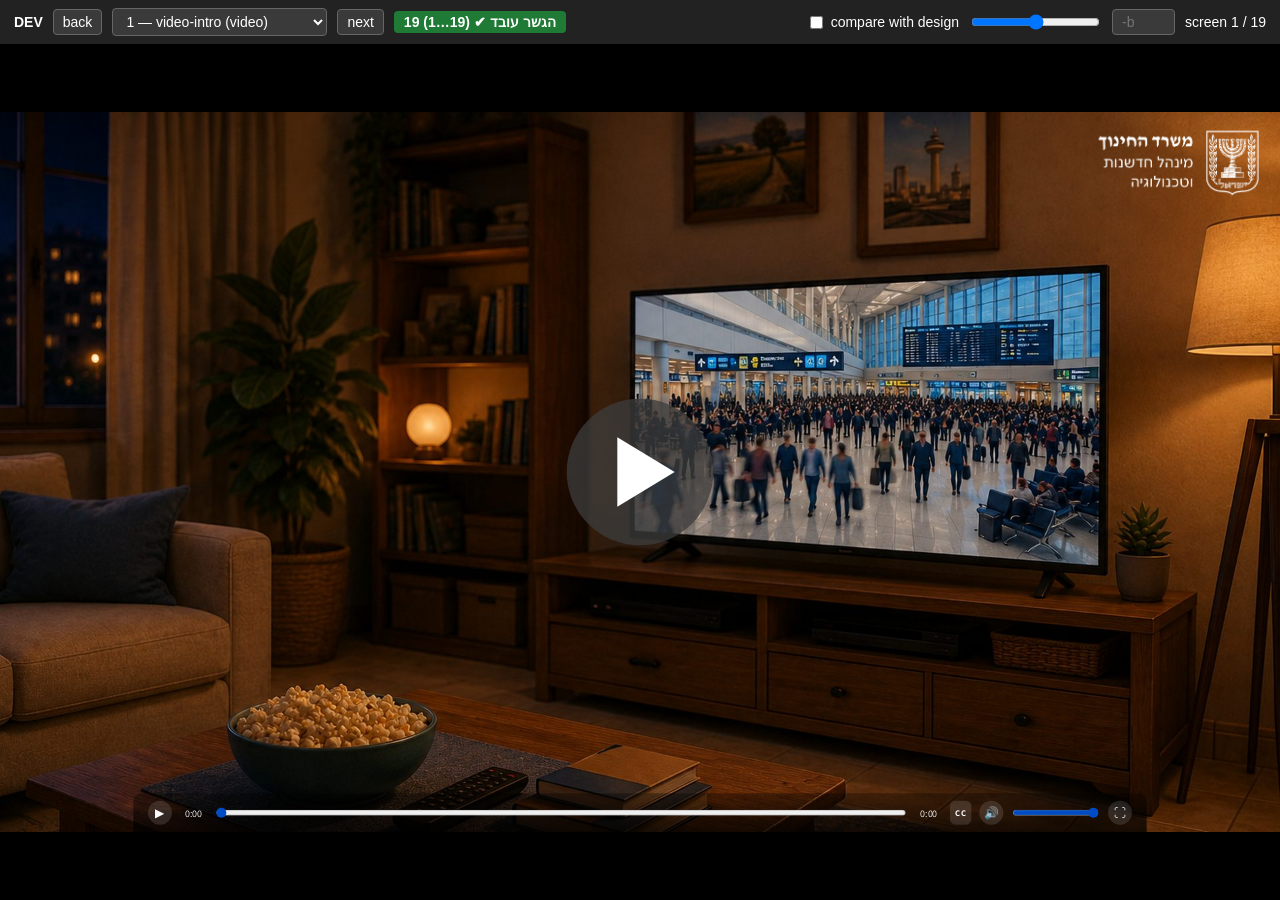
<file: index_dev.html>
<!DOCTYPE html>
<html lang="en">
<head>
<meta charset="UTF-8">
<meta name="viewport" content="width=device-width, initial-scale=1.0">
<title>DEV — free navigation</title>
<link rel="icon" href="data:,">
<!-- Development page only. Never part of the upload package.
     Talks to the lomda through postMessage only, so it works when opened
     straight from the folder (file://) as well as from a local server. -->
<style>
  html, body { margin: 0; height: 100%; background: #111; overflow: hidden; font-family: 'Assistant', Arial, sans-serif; }
  #bar {
    position: fixed; top: 0; right: 0; left: 0; height: 44px; z-index: 10;
    display: flex; align-items: center; gap: 10px; padding: 0 14px;
    background: #222; color: #fff; font-size: 14px;
  }
  #bar button, #bar select, #bar input[type=text] {
    background: #3a3a3a; color: #fff; border: 1px solid #666; border-radius: 4px; padding: 4px 9px; font: inherit;
  }
  #bar button:hover { background: #4a4a4a; }
  #bar .sp { flex: 1; }
  #bar > * { flex: 0 0 auto; white-space: nowrap; }
  #bar select { max-width: 220px; }
  #info { overflow: hidden; text-overflow: ellipsis; flex: 0 1 auto !important; }
  #bridge { font-weight: 700; padding: 3px 10px; border-radius: 4px; background: #555; }
  #bridge.ok { background: #1f7a35; }
  #bridge.bad { background: #a12a2a; }
  #wrap { position: absolute; top: 44px; right: 0; left: 0; bottom: 0; }
  #frame { width: 100%; height: 100%; border: 0; background: #000; display: block; }
  #mock { position: absolute; pointer-events: none; display: none; transform-origin: top left; width: 1920px; height: 1080px; }
  label { display: inline-flex; align-items: center; gap: 5px; }
</style>
</head>
<body>
<div id="bar">
  <strong>DEV</strong>
  <button id="prev" title="back (Ctrl+→)">back</button>
  <select id="pick"></select>
  <button id="next" title="next (Ctrl+←)">next</button>
  <span id="bridge">waiting for the bridge…</span>
  <span class="sp"></span>
  <label><input type="checkbox" id="mockOn"> compare with design</label>
  <input type="range" id="mockOp" min="0" max="100" value="50" title="overlay opacity">
  <input type="text" id="mockSfx" size="4" placeholder="-b" title="state suffix of the mockup file, e.g. -b">
  <span id="info"></span>
</div>
<div id="wrap">
  <iframe id="frame" src="index.html"></iframe>
  <img id="mock" alt="">
</div>
<script>
  'use strict';
  const frame = document.getElementById('frame');
  const pick = document.getElementById('pick');
  const bridge = document.getElementById('bridge');
  const info = document.getElementById('info');
  const mock = document.getElementById('mock');
  const mockOn = document.getElementById('mockOn');
  const mockOp = document.getElementById('mockOp');
  const mockSfx = document.getElementById('mockSfx');
  let total = 0, current = 1, gotReady = false;

  function send(n) {
    if (!total) return;
    n = Math.max(1, Math.min(total, n));
    frame.contentWindow.postMessage({ type: 'DEV_GOTO', screen: n }, '*');
  }

  window.addEventListener('message', function (e) {
    const d = e.data || {};
    if (d.type === 'DEV_READY') {
      const first = !gotReady;
      gotReady = true;
      total = d.total;
      const screens = d.screens || [];
      // The QA system counts screens the same way: N sections, numbered 1..N.
      const nums = screens.map(function (s) { return s.n; });
      const contiguous = nums.length === total && nums.every(function (n, i) { return n === i + 1; });
      bridge.textContent = total + ' (1…' + total + ') ' + (contiguous ? '✔ הגשר עובד' : '✘ screen numbering is broken');
      bridge.className = contiguous ? 'ok' : 'bad';
      if (first) {
        pick.innerHTML = '';
        screens.forEach(function (s) {
          const o = document.createElement('option');
          o.value = s.n;
          o.textContent = s.n + ' — ' + (s.sid || '?') + ' (' + (s.type || '?') + ')';
          pick.appendChild(o);
        });
        send(current);   // answering also tells the lomda the handshake worked
      }
    }
    if (d.type === 'LOMDA_SCREEN_CHANGED') {
      current = d.screen;
      pick.value = current;
      info.textContent = 'screen ' + current + (total ? ' / ' + total : '');
      placeMock();
    }
    if (d.type === 'LOMDA_COMPLETE') info.textContent = 'finished — grade sent: ' + d.score;
  });
  setTimeout(function () {
    if (!gotReady) { bridge.textContent = '✘ no bridge (DEV_READY never arrived)'; bridge.className = 'bad'; }
  }, 9000);

  pick.addEventListener('change', function () { send(parseInt(pick.value, 10)); });
  document.getElementById('prev').addEventListener('click', function () { send(current - 1); });
  document.getElementById('next').addEventListener('click', function () { send(current + 1); });
  document.addEventListener('keydown', function (e) {
    if (e.ctrlKey && e.key === 'ArrowLeft') send(current + 1);
    if (e.ctrlKey && e.key === 'ArrowRight') send(current - 1);
  });

  /* Design overlay: _design-reference/mockups/screen-NN.png (or .jpg) drawn
     over the stage at the same scale and offset the lomda uses, so every
     element can be lined up with the designer's comp. A state of the same
     screen is screen-NN-b.png etc. (type "-b" in the small box). */
  function placeMock() {
    if (!mockOn.checked) { mock.style.display = 'none'; return; }
    const w = frame.clientWidth, h = frame.clientHeight;
    const k = Math.min(w / 1920, h / 1080);
    mock.style.left = ((w - 1920 * k) / 2) + 'px';
    mock.style.top = ((h - 1080 * k) / 2) + 'px';
    mock.style.transform = 'scale(' + k + ')';
    mock.style.opacity = mockOp.value / 100;
    const base = '_design-reference/mockups/screen-' + String(current).padStart(2, '0') + (mockSfx.value || '');
    if (mock.dataset.base !== base) { mock.dataset.base = base; mock.src = base + '.png'; }
    mock.style.display = 'block';
  }
  mock.addEventListener('error', function () {
    const src = mock.getAttribute('src') || '';
    if (src.endsWith('.png')) { mock.src = src.slice(0, -4) + '.jpg'; return; }   // PSD frames are saved as JPG
    info.textContent = 'no mockup file: ' + mock.dataset.base + '.png / .jpg';
    mock.style.display = 'none';
  });
  [mockOn, mockOp, mockSfx].forEach(function (el) { el.addEventListener('input', placeMock); });
  window.addEventListener('resize', placeMock);
</script>
</body>
</html>
</file>
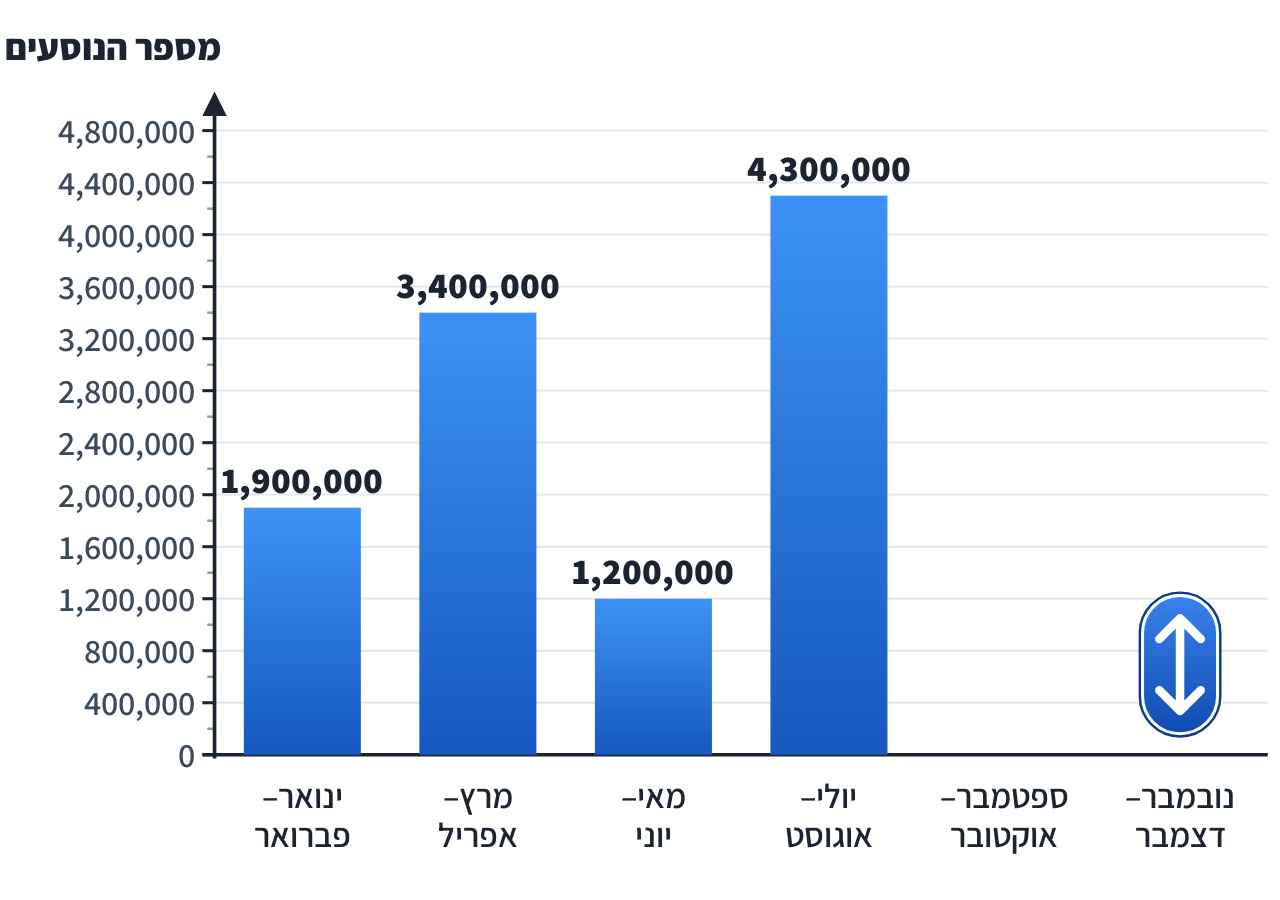
<file: assets/app/graph.html>
<!DOCTYPE html>
<html lang="he" dir="rtl">
<head>
<meta charset="utf-8">
<meta name="viewport" content="width=device-width, initial-scale=1">
<title>דיאגרמת עמודות</title>
<!-- The bar-chart drawing applet of questions 6א and 6ב (the content team's chart, rebuilt as one small vanilla page:
     the same chart, the same drag-and-snap, the same numbers; bigger text, a blinking drag handle, the answer is decided
     by the lomda and sent back to show the solution). ?part=a draws the Nov–Dec column, ?part=b the Sep–Oct column.
     Messages to the lomda: APPLET_STARTED (first touch), APPLET_VALUE {value}. From the lomda: APPLET_RESET,
     APPLET_FINAL {answer, ok}. Every learner-facing string is in STRINGS. -->
<style>
@font-face { font-family: 'Assistant'; src: url('../fonts/Assistant-Regular.ttf') format('truetype'); font-weight: 400; }
@font-face { font-family: 'Assistant'; src: url('../fonts/Assistant-SemiBold.ttf') format('truetype'); font-weight: 600; }
@font-face { font-family: 'Assistant'; src: url('../fonts/Assistant-Bold.ttf') format('truetype'); font-weight: 700; }
@font-face { font-family: 'Assistant'; src: url('../fonts/Assistant-ExtraBold.ttf') format('truetype'); font-weight: 800; }
html, body { margin: 0; height: 100%; background: #fff; overflow: hidden; font-family: 'Assistant', system-ui, sans-serif; color: #1b2430; }
svg { display: block; width: 100%; height: 100%; touch-action: none; user-select: none; -webkit-user-select: none; }
button, input { font-family: inherit; }
.axis-num { font-size: 28px; font-weight: 600; fill: #3d4a5c; direction: ltr; }
.month { font-size: 28px; font-weight: 600; fill: #1b2430; }
.val { font-size: 30px; font-weight: 800; fill: #1b2430; direction: ltr; }
.title { font-size: 30px; font-weight: 800; fill: #1b2430; }
.chip { font-size: 29px; font-weight: 800; fill: #1e4c8a; direction: ltr; paint-order: stroke; stroke: #fff; stroke-width: 6px; stroke-linejoin: round; }
.slot { cursor: ns-resize; }
#slot:focus-visible { outline: none; }
#slot:focus-visible .slot-rect { stroke: #004CC4; stroke-width: 5; }
/* the drag handle: a small double-ended pill with arrows, blinking until the learner has touched it */
.pill.idle { animation: pillBlink 1.2s ease-in-out infinite; }
@keyframes pillBlink { 0%, 100% { opacity: 1; } 50% { opacity: .3; } }
@media (prefers-reduced-motion: reduce) { .pill.idle { animation: none; } }
</style>
</head>
<body>
<svg id="chart" role="application" viewBox="0 0 1050 700" preserveAspectRatio="xMidYMid meet"></svg>
<script>
/* ---------- strings (the only learner-facing text of this applet) ---------- */
const STRINGS = {
  axisTitle: 'מספר הנוסעים',
  months: [['ינואר–', 'פברואר'], ['מרץ–', 'אפריל'], ['מאי–', 'יוני'], ['יולי–', 'אוגוסט'], ['ספטמבר–', 'אוקטובר'], ['נובמבר–', 'דצמבר']],
  chartLabel: {
    a: 'דיאגרמת עמודות של מספר הנוסעים לפי תקופות בשנה. ציר המספרים בצד שמאל, והעמודות מסודרות משמאל לימין: ינואר–פברואר 1,900,000, מרץ–אפריל 3,400,000, מאי–יוני 1,200,000, יולי–אוגוסט 4,300,000. אזור הסרטוט של נובמבר–דצמבר נמצא בעמודה הימנית ביותר.',
    b: 'דיאגרמת עמודות של מספר הנוסעים לפי תקופות בשנה. ציר המספרים בצד שמאל, והעמודות מסודרות משמאל לימין: ינואר–פברואר 1,900,000, מרץ–אפריל 3,400,000, מאי–יוני 1,200,000, יולי–אוגוסט 4,300,000, נובמבר–דצמבר 2,400,000. אזור הסרטוט של ספטמבר–אוקטובר נמצא בעמודה החמישית משמאל.'
  },
  slotLabel: 'גובה העמודה, חצים למעלה ולמטה משנים אותו'
};

/* ---------- geometry (viewBox units are screen pixels at the size the lomda gives the frame, 1050 x 700) ---------- */
const NS = 'http://www.w3.org/2000/svg';
const PART = (new URLSearchParams(location.search).get('part') === 'b') ? 'b' : 'a';
const W = 1050, H = 700;
const X0 = 176, COL = 144, N = 6;                    // the axis, the width of a column, the number of columns
const TOP = 88, BOTTOM = 600;                         // 4,800,000 and 0
const MAX = 4800000, SNAP = 100000;
const FIXED = [1900000, 3400000, 1200000, 4300000];   // Jan–Feb … Jul–Aug
const SLOT_COL = PART === 'a' ? 5 : 4;               // the column the learner draws
const EXTRA = PART === 'b' ? { col: 5, value: 2400000 } : null;   // part B shows the Nov–Dec column already drawn
const cx = (c) => X0 + COL * c + COL / 2;
const yOf = (v) => BOTTOM - (v / MAX) * (BOTTOM - TOP);
const fmt = (v) => v.toLocaleString('en-US');

const svg = document.getElementById('chart');
svg.setAttribute('aria-label', STRINGS.chartLabel[PART]);
const el = (tag, attrs, parent, text) => {
  const e = document.createElementNS(NS, tag);
  Object.keys(attrs || {}).forEach((k) => e.setAttribute(k, attrs[k]));
  if (text != null) e.textContent = text;
  (parent || svg).appendChild(e);
  return e;
};

/* ---------- the static chart ---------- */
const defs = el('defs');
const grad = (id, a, b) => { const g = el('linearGradient', { id, x1: 0, y1: 0, x2: 0, y2: 1 }, defs); el('stop', { offset: '0', 'stop-color': a }, g); el('stop', { offset: '1', 'stop-color': b }, g); };
grad('gBlue', '#3d93f5', '#1558c0');
grad('gGreen', '#49b25a', '#1f7a30');
grad('gPill', '#3a82ee', '#0f4bb0');

el('text', { x: 4, y: 30, class: 'title', direction: 'ltr', 'text-anchor': 'start' }, svg, STRINGS.axisTitle);
for (let v = 0; v <= MAX; v += 400000) {
  const y = yOf(v);
  if (v > 0) el('line', { x1: X0, y1: y, x2: X0 + COL * N, y2: y, stroke: '#dfe5ee', 'stroke-width': 1.5 });
  el('line', { x1: X0 - 10, y1: y, x2: X0, y2: y, stroke: '#1b2430', 'stroke-width': 2.5 });
  el('text', { x: X0 - 16, y: y + 10, class: 'axis-num', 'text-anchor': 'end' }, svg, fmt(v));
  if (v < MAX) el('line', { x1: X0 - 6, y1: yOf(v + 200000), x2: X0, y2: yOf(v + 200000), stroke: '#8b97a8', 'stroke-width': 2 });
}
el('line', { x1: X0, y1: TOP - 14, x2: X0, y2: BOTTOM + 3, stroke: '#1b2430', 'stroke-width': 3 });
el('polygon', { points: (X0 - 10) + ',' + (TOP - 12) + ' ' + X0 + ',' + (TOP - 32) + ' ' + (X0 + 10) + ',' + (TOP - 12), fill: '#1b2430' });   // the arrow head: the axis runs up
el('line', { x1: X0 - 10, y1: BOTTOM, x2: X0 + COL * N, y2: BOTTOM, stroke: '#1b2430', 'stroke-width': 3 });

const drawBar = (c, v, fill) => {
  el('rect', { x: cx(c) - 48, y: yOf(v), width: 96, height: BOTTOM - yOf(v), fill: fill || 'url(#gBlue)' });
  el('text', { x: cx(c), y: yOf(v) - 12, class: 'val', 'text-anchor': 'middle' }, svg, fmt(v));
};
FIXED.forEach((v, c) => drawBar(c, v));
if (EXTRA) drawBar(EXTRA.col, EXTRA.value);

STRINGS.months.forEach((m, c) => {
  el('text', { x: cx(c), y: 644, class: 'month', 'text-anchor': 'middle' }, svg, m[0]);
  el('text', { x: cx(c), y: 676, class: 'month', 'text-anchor': 'middle' }, svg, m[1]);
});

/* ---------- the drawing area, the learner's column, the handle ---------- */
const SLOT_W = 144 - 4, SLOT_X = cx(SLOT_COL) - SLOT_W / 2;
const slot = el('g', { id: 'slot', class: 'slot', tabindex: 0, role: 'slider', 'aria-label': STRINGS.slotLabel, 'aria-valuemin': 0, 'aria-valuemax': MAX, 'aria-valuenow': 0 });
const slotRect = el('rect', { class: 'slot-rect', x: SLOT_X, y: TOP - 46, width: SLOT_W, height: BOTTOM - TOP + 46, rx: 10, fill: 'none', stroke: 'none', 'stroke-width': 3 }, slot);   // no background and no dashed frame: only the graph lines and the blue column; the frame shows only for the keyboard (CSS above)
const live = el('g', {});                                   // (hidden guide), value, learner's bar
const guide = el('line', { x1: X0, x2: SLOT_X + SLOT_W, stroke: '#1e4c8a', 'stroke-width': 2.5, 'stroke-dasharray': '7 7', visibility: 'hidden' }, live);
const bar = el('rect', { x: cx(SLOT_COL) - 48, width: 96, fill: 'url(#gBlue)', visibility: 'hidden', 'pointer-events': 'none' }, live);
const chip = el('text', { x: cx(SLOT_COL), class: 'chip', 'text-anchor': 'middle', visibility: 'hidden', 'pointer-events': 'none' }, live, '');
const reveal = el('g', { 'pointer-events': 'none' });         // the solution, after the final check

const pill = el('g', { class: 'pill idle', 'pointer-events': 'none', 'aria-hidden': 'true' });
el('rect', { x: -32, y: -58, width: 64, height: 116, rx: 32, fill: 'url(#gPill)', stroke: '#fff', 'stroke-width': 5 }, pill);
el('rect', { x: -33, y: -59, width: 66, height: 118, rx: 33, fill: 'none', stroke: '#0b3a8c', 'stroke-width': 2 }, pill);
el('path', { d: 'M0 -38 V38 M-17 -21 L0 -38 L17 -21 M-17 21 L0 38 L17 21', fill: 'none', stroke: '#fff', 'stroke-width': 7, 'stroke-linecap': 'round', 'stroke-linejoin': 'round' }, pill);

const MAXV = MAX;
let value = null, started = false, locked = false, dragging = false, chipHidden = false;

function post(msg) { try { window.parent.postMessage(msg, '*'); } catch (e) {} }

function render() {
  const has = value !== null && value > 0;
  const y = has ? yOf(value) : BOTTOM;
  bar.setAttribute('visibility', has ? 'visible' : 'hidden');
  guide.setAttribute('visibility', 'hidden');                 // no dashed line across the graph
  chip.setAttribute('visibility', has && !chipHidden ? 'visible' : 'hidden');
  if (has) {
    bar.setAttribute('y', y); bar.setAttribute('height', BOTTOM - y);
    guide.setAttribute('y1', y); guide.setAttribute('y2', y);
    chip.setAttribute('y', (y - 72 >= TOP + 10) ? y - 72 : TOP - 16); chip.textContent = fmt(value);
  }
  if (!locked) bar.setAttribute('fill', dragging ? '#8fb8e6' : 'url(#gBlue)');
  // the handle sits at the foot of the area until it is touched, then rides on the top of the column
  const py = has ? Math.min(Math.max(y, TOP + 58), BOTTOM - 62) : BOTTOM - 74;
  pill.setAttribute('transform', 'translate(' + cx(SLOT_COL) + ' ' + py + ')');
  pill.setAttribute('class', 'pill' + (started ? '' : ' idle'));
  pill.style.display = locked ? 'none' : '';
  slot.setAttribute('aria-valuenow', value || 0);
  slot.setAttribute('aria-valuetext', has ? fmt(value) : '0');
}

function valueAt(e) {
  const r = svg.getBoundingClientRect();
  const k = Math.min(r.width / W, r.height / H);               // preserveAspectRatio meet
  const oy = (r.height - H * k) / 2;
  const y = (e.clientY - r.top - oy) / k;
  const raw = ((BOTTOM - y) / (BOTTOM - TOP)) * MAXV;
  return Math.max(0, Math.min(MAXV, Math.round(raw / SNAP) * SNAP));
}
function xInSlot(e) {
  const r = svg.getBoundingClientRect();
  const k = Math.min(r.width / W, r.height / H);
  const ox = (r.width - W * k) / 2;
  const x = (e.clientX - r.left - ox) / k;
  return x >= SLOT_X - 10 && x <= SLOT_X + SLOT_W + 10;
}
function touched() { if (!started) { started = true; post({ type: 'APPLET_STARTED' }); } }
function setValue(v) {
  if (v === value) return;
  value = v; touched(); render();
  post({ type: 'APPLET_VALUE', value: value > 0 ? value : null });
}

svg.addEventListener('pointerdown', function (e) {
  if (locked || !xInSlot(e)) return;
  dragging = true;
  try { svg.setPointerCapture(e.pointerId); } catch (err) {}
  slot.focus({ preventScroll: true });
  setValue(valueAt(e));
  render();
});
svg.addEventListener('pointermove', function (e) { if (dragging) setValue(valueAt(e)); });
function endDrag() { if (dragging) { dragging = false; render(); } }
svg.addEventListener('pointerup', endDrag);
svg.addEventListener('pointercancel', endDrag);

slot.addEventListener('keydown', function (e) {
  if (locked) return;
  const v = value || 0;
  const step = { ArrowUp: SNAP, ArrowRight: SNAP, ArrowDown: -SNAP, ArrowLeft: -SNAP, PageUp: 4 * SNAP, PageDown: -4 * SNAP }[e.key];
  if (step === undefined && e.key !== 'Home' && e.key !== 'End') return;
  e.preventDefault();
  setValue(e.key === 'Home' ? 0 : e.key === 'End' ? MAXV : Math.max(0, Math.min(MAXV, v + step)));
});

/* ---------- the lomda decides; the applet shows ---------- */
function plate(x, y, text, color) {                         // a number on a white plate, readable over blue or green
  const g = el('g', {}, reveal);
  const r = el('rect', { rx: 10, fill: '#fff', stroke: color, 'stroke-width': 3.5 }, g);
  const t = el('text', { x, y, class: 'chip', 'text-anchor': 'middle', style: 'fill:' + color + ';stroke:none' }, g, text);
  const b = t.getBBox();
  r.setAttribute('x', b.x - 9); r.setAttribute('y', b.y - 3); r.setAttribute('width', b.width + 18); r.setAttribute('height', b.height + 6);
}
function finalState(answer, ok) {
  locked = true; dragging = false;
  while (reveal.firstChild) reveal.removeChild(reveal.firstChild);
  const ya = yOf(answer);
  if (ok) { value = answer; bar.setAttribute('fill', 'url(#gGreen)'); chip.style.fill = '#1f7a30'; guide.setAttribute('stroke', '#1f7a30'); render(); return; }
  // wrong: the learner's column stays as a red outline; the right column is drawn solid green with its number on a white plate
  const yv = yOf(value || 0);
  bar.setAttribute('fill', 'rgba(200,70,60,.18)'); bar.setAttribute('stroke', '#ca433d'); bar.setAttribute('stroke-width', 4);
  chipHidden = true;
  el('rect', { x: cx(SLOT_COL) - 48, y: ya, width: 96, height: BOTTOM - ya, fill: 'url(#gGreen)', opacity: 0.92 }, reveal);
  let ly = Math.max(TOP - 16, ya - 22), vy = Math.max(TOP - 16, yv - 22);
  if (Math.abs(vy - ly) < 46) vy = Math.min(BOTTOM - 24, yv + 62);   // the two numbers never touch
  plate(cx(SLOT_COL), ly, fmt(answer), '#1f7a30');
  if (value) plate(cx(SLOT_COL), vy, fmt(value), '#ca433d');
  render();
}
function resetState() {
  value = null; started = false; locked = false; dragging = false; chipHidden = false;
  while (reveal.firstChild) reveal.removeChild(reveal.firstChild);
  bar.removeAttribute('stroke'); bar.removeAttribute('stroke-width'); bar.removeAttribute('stroke-dasharray');
  bar.setAttribute('fill', 'url(#gBlue)'); chip.style.fill = ''; guide.setAttribute('stroke', '#1e4c8a');
  render();
}
window.addEventListener('message', function (e) {
  const d = e.data;
  if (!d || typeof d !== 'object') return;
  if (d.type === 'APPLET_RESET') resetState();
  else if (d.type === 'APPLET_FINAL') {
    if (typeof d.value === 'number' && d.value > 0) { value = d.value; started = true; }
    finalState(d.answer, !!d.ok);
  }
});
render();
</script>
</body>
</html>
</file>
<file: styles.css>
/* ===================================================================
   styles.css — lomda stylesheet (starter from the stem-lomda-builder skill)

   Fixed 1920x1080 stage, scaled to the window by script.js. Every left /
   top / width / height below is a real PSD pixel: read it from the PSD
   inventory, do not eyeball it.

   Sections:
     1. Design tokens — the only part to change for a new design
     2. Fonts, base, stage
     3. Shared parts — navigation, buttons, panels, feedback, stepper
     4. Screen types — video, tiles, questions, drag and drop, applets
     5. Per-screen positions — one block per screen, at the end
   =================================================================== */

/* ---------- 1. Design tokens ---------- */
:root {
  /* Colours sampled from the airport design (comps frame 02, PSD frames 2-11). */
  --subject-500: #000000;        /* titles (black in the design) */
  --subject-600: #004CC4;
  --accent: #004CC4;             /* stepper pill of the current question, focus, highlights */
  --pill-off: #B0CFFB;           /* the other stepper pills */
  --text: #000000;
  --panel-bg: #FFFFFF;           /* question card */
  --panel-border: #000000;
  --slot-bg: #E4EEFA;            /* empty drop slots and answer boxes */
  --btn-bg: #2B2B2B;             /* "צדקתי?", help and arrow buttons (dark chalkboard) */
  --btn-text: #FFFFFF;
  --fb-bg: #1a1a1a;              /* feedback popup */
  --fb-text: #fcfafa;
  --fb-correct: #44A84B;         /* "צדקת!" */
  --fb-wrong: #B67BE0;           /* retry / partial — purple */
  --fb-wrong-red: #FF6E6E;       /* "זו טעות" (final wrong): red, 3.4:1 on the grey box (large text) */
  --mark-size: 22px;             /* ✓ / ✕ drawn inside a 28 px radio or checkbox (shapes, see .q-opt.correct) */
  --mark-check: url("data:image/svg+xml,%3Csvg xmlns='http://www.w3.org/2000/svg' viewBox='0 0 24 24'%3E%3Cpath d='M4 12.5l5 5L20 6.5' fill='none' stroke='%23000' stroke-width='3.4' stroke-linecap='round' stroke-linejoin='round'/%3E%3C/svg%3E");
  --mark-x: url("data:image/svg+xml,%3Csvg xmlns='http://www.w3.org/2000/svg' viewBox='0 0 24 24'%3E%3Cpath d='M5 5l14 14M19 5L5 19' fill='none' stroke='%23000' stroke-width='3.4' stroke-linecap='round'/%3E%3C/svg%3E");
  --popup-bg: #FBF2C9;           /* help popup paper */
  --paper: #F3EBD8;              /* a table's paper card */
  --paper-line: #4E5A3E;         /* table lines */
  --table-head: #D9DCC7;
  --opt-correct: #4d6f11;
  --opt-wrong: #ca433d;          /* only on the final reveal */
  --chip-bg: #B4BDCE;            /* drag chips: blue-grey metal in the design */
  --chip-text: #000000;
  --term-color: #4D90D8;
  --font-main: 'Assistant';      /* one family name for the whole lomda (the Arabic build swaps it in one place) */
  /* HOUSE TEXT SIZES — one set for every question screen (the SMEs found the PSD's
     33 px too small; Yael wants ONE reproducible size, not per-screen sizes).
     Change these three tokens, never a screen. Text that is part of the artwork
     (tables, labels on a map, a banner the designer sized) keeps the PSD size. */
  --text-size: 40px;             /* question text and instructions */
  --fb-size: 40px;               /* feedback text (retry boxes too): as close to the question text as it fits */
  --fb-title-size: 40px;         /* feedback headers: צדקת! / זו טעות */
  --focus: 3px solid #299FD4;
}

/* ---------- 2. Fonts, base, stage ---------- */
/* Fonts ship with the lomda (assets/fonts); nothing loads from the internet. */
@font-face { font-family: 'Assistant'; src: url('assets/fonts/Assistant-ExtraLight.ttf') format('truetype'); font-weight: 200; font-display: swap; }
@font-face { font-family: 'Assistant'; src: url('assets/fonts/Assistant-Light.ttf') format('truetype'); font-weight: 300; font-display: swap; }
@font-face { font-family: 'Assistant'; src: url('assets/fonts/Assistant-Regular.ttf') format('truetype'); font-weight: 400; font-display: swap; }
@font-face { font-family: 'Assistant'; src: url('assets/fonts/Assistant-Medium.ttf') format('truetype'); font-weight: 500; font-display: swap; }
@font-face { font-family: 'Assistant'; src: url('assets/fonts/Assistant-SemiBold.ttf') format('truetype'); font-weight: 600; font-display: swap; }
@font-face { font-family: 'Assistant'; src: url('assets/fonts/Assistant-Bold.ttf') format('truetype'); font-weight: 700; font-display: swap; }
@font-face { font-family: 'Assistant'; src: url('assets/fonts/Assistant-ExtraBold.ttf') format('truetype'); font-weight: 800; font-display: swap; }

* { box-sizing: border-box; }
html, body {
  margin: 0; padding: 0; width: 100%; height: 100%;
  overflow: hidden;
  direction: rtl;
  font-family: var(--font-main), sans-serif;
  background: #000;
  color: var(--text);
}
button, input, select, textarea { font-family: inherit; }

#app {
  position: absolute; top: 0; left: 0;
  width: 1920px; height: 1080px;
  transform-origin: top left;
  background: #0a0a0a;
  overflow: hidden;
}
.screen {
  display: none;
  position: absolute; inset: 0;
  width: 1920px; height: 1080px;
  overflow: hidden;
}
.screen.active { display: block; }
.screen:focus { outline: none; }

.screen-bg {
  position: absolute; inset: 0;
  width: 100%; height: 100%;
  object-fit: cover;
  pointer-events: none; user-select: none;
}
/* Stand-in until the real background is exported from the PSD. */
.bg-placeholder { background: linear-gradient(160deg, #3d5a73, #1b2a38); }

.hidden { display: none !important; }
[onclick], [role="button"], [data-action] { cursor: pointer; }
:focus-visible { outline: var(--focus); outline-offset: 3px; }
.sr-only {
  position: absolute; width: 1px; height: 1px; padding: 0; margin: -1px;
  overflow: hidden; clip: rect(0 0 0 0); white-space: nowrap; border: 0;
}
/* Numbers, units and symbols keep their own order inside Hebrew text:
   <span class="ltr">120°C</span> */
.ltr { direction: ltr; unicode-bidi: isolate; display: inline-block; }

/* ---------- 3. Shared parts ---------- */
/* Navigation. RTL: forward is on the LEFT, back on the RIGHT.
   Replace the CSS arrows with the PSD's exported buttons:
   .nav-next { background: url('assets/images/ui-btn-next.png') center / contain no-repeat; } */
.nav-btn {
  position: absolute; bottom: 24px;
  width: 96px; height: 96px;
  border: none; border-radius: 50%;
  background: rgba(255,255,255,.92);
  box-shadow: 0 2px 8px rgba(0,0,0,.35);
  cursor: pointer; padding: 0;
  z-index: 15;
}
.nav-btn::before {
  content: ''; position: absolute; top: 50%; left: 50%;
  width: 26px; height: 26px;
  border-top: 7px solid var(--subject-500); border-left: 7px solid var(--subject-500);
}
.nav-next { left: 32px; }
.nav-next::before { transform: translate(-30%, -50%) rotate(-45deg); }
.nav-prev { right: 32px; }
.nav-prev::before { transform: translate(-70%, -50%) rotate(135deg); }
.nav-btn:hover { filter: brightness(1.08); }
.nav-btn.blink { animation: blinkArrow 1.1s infinite; }
@keyframes blinkArrow { 0%, 100% { opacity: 1; } 50% { opacity: .35; } }

.btn-primary {
  position: absolute;
  min-width: 260px; height: 88px; padding: 0 40px;
  border: none; border-radius: 22px;
  background: var(--btn-bg); color: var(--btn-text);
  font-size: 40px; font-weight: 800;
  cursor: pointer; z-index: 12;
}
.btn-primary:hover { filter: brightness(1.15); }

/* The check button stays hidden until there is something to check — never
   shown faded. The disabled attribute alone hides it, so the page is right
   even before script.js runs. */
.btn-check {
  position: absolute; bottom: 60px; right: 160px;
  min-width: 230px; height: 84px; padding: 0 28px;
  border: 3px solid var(--btn-text); border-radius: 18px;
  background: var(--btn-bg); color: var(--btn-text);
  font-size: 34px; font-weight: 800;
  cursor: pointer; z-index: 12;
}
.btn-check:disabled { display: none; }
.btn-check:hover { filter: brightness(1.15); }

/* Narration banner at the top of a screen (the storyboard's banner shape). */
.narration-banner {
  position: absolute; top: 0; right: 360px; left: 360px;
  padding: 18px 40px;
  background: #FFF8E6; border: 3px solid var(--panel-border); border-top: none;
  border-radius: 0 0 36px 36px;
  font-size: var(--text-size); font-weight: 600; line-height: 1.45;   /* the same size as the question text; at most 3 rows (layout_check.py) */
  z-index: 6;
}
.narration-banner p { margin: 0; }

.text-panel {
  position: absolute; top: 160px; right: 160px; width: 900px;
  padding: 36px 44px;
  background: rgba(255,255,255,.95); border-radius: 30px;
  font-size: var(--text-size); font-weight: 600; line-height: 1.6;
}
.text-panel p { margin: 0 0 12px; }

/* Question screens: dimmed background + white card. */
.q-overlay { position: absolute; inset: 0; background: rgba(35,35,35,.6); }
.q-card {
  /* HOUSE PANEL: 1800 x 798 at x 60, y 120 — the largest the stage allows, so the
     house text sizes fit. Drawn in CSS (it grows with Arabic), NOT painted into the
     background picture: export the background without the designer's panel. */
  position: absolute; top: 120px; right: 60px; left: 60px; bottom: 162px;
  padding: 44px 60px;
  background: var(--panel-bg);
  border: 4px solid var(--panel-border); border-radius: 48px;
  overflow: visible;
}
.q-title { margin: 0 0 10px; font-size: var(--text-size); font-weight: 800; color: var(--subject-500); }
.q-body, .q-instruction { margin: 0 0 14px; font-size: var(--text-size); font-weight: 600; line-height: 1.5; }
.q-body strong { font-weight: 800; }

/* Feedback popup — one for the whole lomda, outside every screen. Long
   text grows UPWARD (anchored at the bottom), so keep it clear of the top
   of the stage. Move it per screen with #feedback-popup.fb-<sid>. */
#feedback-popup {
  position: absolute; left: 110px; bottom: 170px;
  width: 760px; max-width: 44%;
  padding: 28px 40px;
  background: var(--fb-bg); color: var(--fb-text);
  border-radius: 40px;
  box-shadow: 0 4px 18px rgba(0,0,0,.35);
  z-index: 200;
  display: none;
}
#feedback-popup.show { display: block; }
#feedback-popup:focus { outline: none; }
.fb-title-row { display: flex; align-items: center; gap: 12px; margin: 0 0 8px; }
.fb-title { font-size: var(--fb-title-size); font-weight: 800; line-height: 1.3; }
#feedback-popup.correct .fb-title { color: var(--fb-correct); }
#feedback-popup.retry .fb-title, #feedback-popup.retryPartial .fb-title,
#feedback-popup.partial .fb-title { color: var(--fb-wrong); }
#feedback-popup.wrong2 .fb-title { color: var(--fb-wrong-red); }
/* The icon is never the only signal — the title says the outcome in words. */
.fb-icon { display: none; width: 36px; height: 36px; flex: 0 0 auto; background: center / contain no-repeat; }
#feedback-popup.correct .fb-icon { display: inline-block; background-image: url('assets/images/ui-fb-correct.svg'); }
#feedback-popup.partial .fb-icon { display: inline-block; background-image: url('assets/images/ui-fb-try.svg'); }
#feedback-popup.wrong2 .fb-icon { display: inline-block; background-image: url('assets/images/ui-fb-wrong.svg'); }
.fb-body p, .fb-body li { margin: 0 0 6px; font-size: var(--fb-size); font-weight: 600; line-height: 1.35; }

/* ---- The end of the lomda: score pop-up, then the dark "back to the Moodle" screen ----
   Both cover the whole stage, above everything (feedback 200, popups 60). */
#final-score, #final-return { position: absolute; inset: 0; z-index: 400; }
#final-score[hidden], #final-return[hidden] { display: none; }
#final-score { display: flex; align-items: center; justify-content: center; background: rgba(20, 20, 20, .6); }
#final-score:focus, #final-return:focus { outline: none; }
.final-score-card {
  position: relative; width: 1060px; padding: 70px 65px; text-align: center;
  background: var(--popup-bg); border: 7px solid #1F1F1F; border-radius: 46px;
  box-shadow: 0 10px 30px rgba(0,0,0,.55); color: #171717;
}
.final-score-card h1 { margin: 20px 0; font-size: 48px; line-height: 1.3; font-weight: 800; }
.final-score-value { margin: 20px 0; font-size: 60px; line-height: 1.3; font-weight: 700; }
.final-score-hint { margin: 22px 0 0; font-size: var(--fb-size); font-weight: 600; }
.final-score-close {
  position: absolute; left: -20px; top: -16px; width: 62px; height: 62px; padding: 0;
  border: 3px solid #fff; border-radius: 50%; background: #292929; box-shadow: 0 0 0 3px #292929; cursor: pointer;
}
.final-score-close::before, .final-score-close::after {       /* the X is two bars: centred by geometry, whatever the font */
  content: ''; position: absolute; top: 50%; left: 50%; width: 30px; height: 5px; border-radius: 3px; background: #fff;
}
.final-score-close::before { transform: translate(-50%, -50%) rotate(45deg); }
.final-score-close::after { transform: translate(-50%, -50%) rotate(-45deg); }
.final-score-close:focus-visible { outline: 5px solid #ffcc00; outline-offset: 6px; }
#final-return { background: #000; color: #fff; text-align: center; }
.return-stage { position: absolute; inset: 0; padding: 0 120px; display: flex; flex-direction: column; gap: 80px; align-items: center; justify-content: center; }
.return-text { margin: 0; text-align: center; font-size: 84px; line-height: 1.4; font-weight: 700; color: #fff; }
.return-moodle-logo { position: static; display: inline-block; height: 0.85em; width: auto; margin-inline-start: 0.25em; vertical-align: -0.1em; }
.return-close { padding: 18px 54px; border-radius: 14px; border: 3px solid #fff; background: #fff; color: #000; font: inherit; font-size: 46px; font-weight: 700; cursor: pointer; }
.return-close:hover { background: #d9d9d9; }
.return-close:focus-visible { outline: 4px solid #ffcc00; outline-offset: 6px; }
.return-hint { margin: 0; text-align: center; font-size: 44px; color: #fff; }
.return-hint[hidden] { display: none; }

/* Close X on a feedback box: only on a screen marked data-feedback-close, final feedback only. */
.fb-close { display: none; position: absolute; top: 14px; left: 16px; width: 48px; height: 48px; padding: 0; border: none; border-radius: 50%;
  background: rgba(255,255,255,.16); cursor: pointer; }
.fb-close::before, .fb-close::after { content: ''; position: absolute; top: 50%; left: 50%; width: 26px; height: 4px; border-radius: 2px; background: #fff; }
.fb-close::before { transform: translate(-50%, -50%) rotate(45deg); }
.fb-close::after { transform: translate(-50%, -50%) rotate(-45deg); }
.fb-close:hover { background: rgba(255,255,255,.3); }
#feedback-popup.has-close .fb-close { display: block; }
/* "התשובה שלי" / "התשובה הנכונה": on the title row, in the left corner (the X, when there is one, is on the right), white like the lomda's cards. */
.fb-mine {
  position: absolute; top: 14px; left: 24px; margin: 0; min-height: 48px; padding: 4px 26px;
  border: 2px solid #1A1A1A; border-radius: 12px; background: #fff; color: #1A1A1A;
  font-family: inherit; font-size: 28px; font-weight: 700; cursor: pointer;
}
.fb-mine[hidden] { display: none; }
.fb-mine:hover { filter: brightness(.92); }
.fb-mine:focus-visible { outline: 4px solid var(--accent); outline-offset: 3px; }
#feedback-popup.has-close .fb-title-row { padding-left: 64px; }

/* Question stepper (progress pills) — built by script.js from data-step. */
.q-stepper {
  position: absolute; top: 34px; left: 50%; transform: translateX(-50%);
  display: none; gap: 14px; z-index: 20;
  direction: rtl;
}
.q-stepper.visible { display: flex; }
.q-step {
  width: 46px; height: 46px; border-radius: 50%;
  border: 5px solid var(--accent); background: #fff; color: var(--accent);
  font-size: 28px; font-weight: 700;
  display: flex; align-items: center; justify-content: center;
}
.q-step.active { background: var(--accent); color: #fff; }

/* Glossary term with a tooltip (hover/focus; tap on touch). The tip sits
   after the paragraph and is shown by script.js; place it per screen. */
.term {
  border: none; background: none; padding: 0; margin: 0;
  font: inherit; color: var(--term-color); text-decoration: underline dotted;
  cursor: help;
}
.term-tip {
  display: none; position: absolute; z-index: 30;
  max-width: 520px; padding: 16px 22px;
  background: #fff; border: 2px solid var(--term-color); border-radius: 16px;
  box-shadow: 0 4px 14px rgba(0,0,0,.25);
  font-size: 26px; font-weight: 500; line-height: 1.4; color: var(--text);
}
.term-tip.show { display: block; }

/* A fraction inside the text: <span class="frac"><span>2</span><span>5</span></span>
   (numerator first). Stays text, so it is translated and read aloud; the
   storyboard reader and qa_check write it as "2/5". Never a picture. */
.frac {
  display: inline-flex; flex-direction: column; vertical-align: middle;
  text-align: center; line-height: 1; margin: 0 .15em; direction: ltr;
  unicode-bidi: isolate;
}
.frac > span:first-child { border-bottom: .07em solid currentColor; padding: 0 .15em .08em; }
.frac > span:last-child { padding-top: .08em; }
/* An equation (one Office equation in the storyboard) reads left to right,
   as in math, inside the Hebrew sentence: <span class="eq">… = …</span>.
   Plain-text sums like "12 = 5 : 60" stay plain text, exactly as written. */
.eq { direction: ltr; unicode-bidi: isolate; white-space: nowrap; }

/* Placeholders while an asset is still missing:
   <div class="applet-frame" data-pending-asset="applet: soil simulation (slide 26)"></div>
   qa_check.py lists every one, and make_upload_zip.py refuses to package them. */
.applet-frame[data-pending-asset], .figure-frame[data-pending-asset], div.screen-bg[data-pending-asset] {
  background: repeating-linear-gradient(45deg, #dfe4e8 0 22px, #d3d9de 22px 44px);
  display: flex; align-items: center; justify-content: center;
}
.applet-frame[data-pending-asset]::after, .figure-frame[data-pending-asset]::after, div.screen-bg[data-pending-asset]::after {
  content: 'TO DO — ' attr(data-pending-asset);
  font: 600 28px/1.3 var(--font-main), sans-serif; color: #44505a; direction: ltr;
  padding: 16px 24px; background: rgba(255,255,255,.85); border-radius: 12px;
}

/* Image zoom */
.figure-frame { position: absolute; margin: 0; background: #fff; border-radius: 20px; padding: 16px; }
.figure-frame img { display: block; width: 100%; height: auto; }
.zoom-btn {
  position: absolute; top: 12px; left: 12px; width: 54px; height: 54px;
  border: none; border-radius: 50%; background: var(--subject-500) url('assets/images/ui-zoom.svg') center / 60% no-repeat;
  cursor: pointer;
}
#img-zoom-modal {
  position: absolute; inset: 0; z-index: 300;
  display: none; align-items: center; justify-content: center;
  background: rgba(0,0,0,.7);
}
#img-zoom-modal.show { display: flex; }
.img-zoom-panel { position: relative; max-width: 1600px; max-height: 960px; padding: 24px; background: #fff; border-radius: 24px; }
#img-zoom-body img { display: block; max-width: 1550px; max-height: 900px; }
.img-zoom-close {
  position: absolute; top: -22px; right: -22px; width: 56px; height: 56px;
  border: none; border-radius: 50%; background: var(--btn-bg); color: #fff; font-size: 28px; cursor: pointer;
}

/* Reopen popup: an earlier screen's applet / diagram shown again. */
.reopen-btn {
  position: absolute; top: 24px; right: 40px; z-index: 25;
  height: 64px; padding: 0 28px;
  border: none; border-radius: 32px;
  background: #3A3A3A; color: #fff;
  font-size: 26px; font-weight: 700; cursor: pointer;
}
.reopen-btn.is-open { background: var(--accent); }
#reopen-popup {
  position: absolute; top: 110px; right: 40px; z-index: 250;
  width: 1100px; height: 700px; padding: 16px;
  display: none;
  background: #fff; border-radius: 24px; box-shadow: 0 6px 24px rgba(0,0,0,.45);
}
#reopen-popup.show { display: block; }
#reopen-popup-body, #reopen-popup-body > * { position: static; width: 100%; height: 100%; }
#reopen-popup-body img { object-fit: contain; }

/* ---------- 4. Screen types ---------- */
/* Video */
.video-wrap { position: absolute; inset: 0; z-index: 1; }
.video-wrap video { position: absolute; inset: 0; width: 100%; height: 100%; object-fit: cover; background: #000; }
.video-caption {
  position: absolute; inset: 0; z-index: 3;
  display: flex; align-items: flex-end; justify-content: center;
  padding-bottom: 90px; pointer-events: none;
}
.video-caption p {
  margin: 0; max-width: 1400px; text-align: center;
  unicode-bidi: plaintext; white-space: pre-line;
  background: rgba(0,0,0,.75); color: #fff;
  font-size: var(--text-size); font-weight: 600; line-height: 1.4;
  padding: 10px 24px; border-radius: 8px;
}
.play-btn-big {
  position: absolute; top: 50%; left: 50%; transform: translate(-50%, -50%);
  width: 220px; height: 220px; border: none; border-radius: 50%;
  background: rgba(60,60,60,.75); cursor: pointer; z-index: 5;
}
.play-btn-big::before {
  content: ''; position: absolute; top: 50%; left: 54%; transform: translate(-50%, -50%);
  border-style: solid; border-width: 52px 0 52px 86px; border-color: transparent transparent transparent #fff;
}
.vctrls {
  position: absolute; left: 150px; right: 150px; bottom: 0; z-index: 14;
  height: 58px; padding: 0 22px;
  display: flex; align-items: center; gap: 12px;
  border-radius: 12px 12px 0 0;
  background: linear-gradient(to top, rgba(0,0,0,.78), rgba(0,0,0,.32));
}
.vc-btn {
  flex: 0 0 auto; width: 36px; height: 36px;
  border: none; border-radius: 50%;
  background: rgba(255,255,255,.12); color: #fff; font-size: 18px; line-height: 1;
  display: flex; align-items: center; justify-content: center; cursor: pointer;
}
.vc-btn:hover { background: rgba(255,255,255,.22); }
.vc-btn:focus-visible { outline: 2px solid #fff; outline-offset: 2px; }
.vc-cc { width: auto; padding: 0 8px; border-radius: 8px; font-size: 13px; font-weight: 700; }
.vc-cc.is-off { color: rgba(255,255,255,.5); }
.vc-time { flex: 0 0 auto; min-width: 40px; color: #fff; font-size: 15px; text-align: center; font-variant-numeric: tabular-nums; }
.vc-seek { flex: 1 1 auto; accent-color: var(--accent); }
.vc-vol { flex: 0 0 90px; accent-color: var(--accent); }

/* Reveal tiles */
.tiles { position: absolute; top: 220px; right: 120px; display: flex; flex-direction: column; gap: 24px; z-index: 4; }
.tile {
  position: relative; width: 150px; height: 150px; border-radius: 50%;
  background: #fff; border: 6px solid transparent;
  display: flex; align-items: center; justify-content: center;
  font-size: 48px; font-weight: 800; color: var(--subject-500);
  transition: filter .2s;
}
.tile.current { border-color: var(--fb-correct); }
.tile.viewed:not(.current) { filter: grayscale(1) brightness(.85); }
.tile-check {
  display: none; position: absolute; bottom: -4px; left: -4px;
  width: 44px; height: 44px; border-radius: 50%;
  background: var(--fb-correct); color: #fff; font-size: 28px;
  align-items: center; justify-content: center;
}
.tile.viewed .tile-check { display: flex; }
.tiles-board {
  position: absolute; top: 260px; right: 420px; width: 1000px; min-height: 200px;
  padding: 36px 44px; background: rgba(255,255,255,.95); border-radius: 30px;
  font-size: 36px; font-weight: 600; line-height: 1.5;
}
.tiles-board.empty { visibility: hidden; }
/* card-flip mode */
.tiles[data-mode="card-flip"] .tile { width: 380px; height: 480px; border-radius: 24px; }
.tile .tile-content { font-size: 28px; line-height: 1.4; padding: 24px; }
.tiles[data-mode="card-flip"] .tile.flipped .tile-face { display: none; }
.tiles[data-mode="card-flip"] .tile.flipped .tile-content { display: block !important; }

/* Answer options — single (round mark) and multi (square mark) */
.q-answers { display: flex; flex-direction: column; gap: 14px; max-width: 1300px; }
.q-opt {
  display: flex; align-items: flex-start; gap: 16px;
  font-size: var(--text-size); font-weight: 600; line-height: 1.4;
  cursor: pointer;
}
.q-mark {
  flex: 0 0 auto; position: relative;
  width: 28px; height: 28px; margin-top: 10px;
  border: 3px solid var(--subject-500); border-radius: 50%; background: #fff;
}
.q-opt[data-multi] .q-mark { border-radius: 6px; }
.q-opt.selected .q-mark::after { content: ''; position: absolute; inset: 5px; border-radius: inherit; background: var(--subject-500); }
.q-opt.correct { color: var(--opt-correct); }
.q-opt.correct .q-mark { border-color: var(--opt-correct); }
.q-opt.wrong { color: var(--opt-wrong); }
.q-opt.wrong .q-mark { border-color: var(--opt-wrong); }
/* ✓ and ✕ ON THE FINAL REVEAL — always centred on the control, by geometry:
   - drawn as shapes (a mask), never as text glyphs: a glyph's position depends on the font
     that happens to supply it, a shape is exactly where the CSS puts it;
   - centred with left/top 50% + translate, never nudged with top:-10px / right:-6px: a nudge
     is right for one control size and one font, and wrong after any change;
   - inside the control, so the mark never moves when the layout does (RTL included).
   The check and the cross share one box (--mark-size), so they line up with each other too.
   engine_test.py measures this in a browser; do not "fix" a mark by offsetting it. */
.q-opt.correct .q-mark::after, .q-opt.wrong .q-mark::after {
  content: ''; position: absolute; inset: auto; left: 50%; top: 50%;
  width: var(--mark-size); height: var(--mark-size); transform: translate(-50%, -50%);
  border-radius: 0; background: var(--opt-correct);
  -webkit-mask: var(--mark-check) center / contain no-repeat; mask: var(--mark-check) center / contain no-repeat;
}
.q-opt.wrong .q-mark::after {
  background: var(--opt-wrong);
  -webkit-mask-image: var(--mark-x); mask-image: var(--mark-x);
}

/* Drag and drop */
.dnd-bank { display: flex; flex-wrap: wrap; gap: 14px; min-height: 64px; margin: 10px 0 26px; }
.dnd-chip {
  min-height: 56px; padding: 6px 22px;
  border: none; border-radius: 12px;
  background: var(--chip-bg); color: var(--chip-text);
  font-size: 28px; font-weight: 700;
  cursor: grab; touch-action: none; user-select: none;
}
.dnd-chip.picked { outline: 4px solid var(--accent); outline-offset: 3px; }
.dnd-chip.dragging { opacity: .35; }
.dnd-chip.locked { cursor: default; }
.dnd-ghost { position: absolute; z-index: 400; pointer-events: none; opacity: .92; box-shadow: 0 6px 18px rgba(0,0,0,.35); }
.dnd-slot {
  display: inline-flex; align-items: center; justify-content: center;
  min-width: 190px; min-height: 60px; margin: 4px 6px; vertical-align: middle;
  border: 3px dashed #8a8a8a; border-radius: 12px; background: #fff;
}
.dnd-slot.filled { border-style: solid; border-color: transparent; }
.dnd-slot.drop-target { border-color: var(--accent); background: #eaf6fc; }
.dnd-slot.correct { border: 3px solid var(--opt-correct); }
.dnd-slot.wrong { border: 3px solid var(--opt-wrong); }
/* Final state of a drag question that sets data-dnd-final="compare" (screen-patterns.md, "Drag to rows: the final state"):
   the learner's own cards stay, outlined thick in green (right) or red (wrong) with an INSET outline, so the outline is exactly
   the card's shape and never bigger; a round check or cross (.dnd-mark) and, on a wrong row only, the right card (.dnd-fix). */
[data-dnd-final="compare"] .dnd-slot.correct, [data-dnd-final="compare"] .dnd-slot.wrong { border-color: transparent; }
[data-dnd-final="compare"] .dnd-slot.correct .dnd-chip { outline: 8px solid var(--opt-correct); outline-offset: -8px; }
[data-dnd-final="compare"] .dnd-slot.wrong .dnd-chip { outline: 8px solid var(--opt-wrong); outline-offset: -8px; }
.dnd-mark { position: relative; flex: none; width: 56px; height: 56px; border-radius: 50%; }
.dnd-mark.ok { background: var(--opt-correct); }
.dnd-mark.no { background: var(--opt-wrong); }
.dnd-mark::after { content: ''; position: absolute; inset: 14px; background: #fff;
  -webkit-mask: var(--mark-check) center / contain no-repeat; mask: var(--mark-check) center / contain no-repeat; }
.dnd-mark.no::after { -webkit-mask-image: var(--mark-x); mask-image: var(--mark-x); }
.dnd-fix { box-sizing: border-box; display: inline-flex; align-items: center; justify-content: center;
  min-width: 190px; min-height: 60px; padding: 6px 22px; border: 8px solid var(--opt-correct); border-radius: 12px;
  background: var(--chip-bg); color: var(--chip-text); font-size: 28px; font-weight: 700; }
.cloze { font-size: var(--text-size); font-weight: 600; line-height: 2.1; }

/* Applets */
.applet-frame {
  position: absolute; top: 160px; left: 220px; width: 1480px; height: 820px;
  border-radius: 24px; overflow: hidden; background: #fff;
  box-shadow: 0 6px 24px rgba(0,0,0,.35);
}
.applet-frame iframe { width: 100%; height: 100%; border: 0; display: block; }

@media (prefers-reduced-motion: reduce) {
  .nav-btn.blink { animation: none; }
  * { transition: none !important; }
}

/* Patterns used by later screens (see references/screen-patterns.md) */
/* Guided hub: branch buttons; the next branch moves on (data-action="next"). */
.hub-btn {
  position: absolute; min-width: 320px; height: 76px; padding: 0 30px;
  border: none; border-radius: 18px; background: #3A7D22; color: #fff;
  font-size: 30px; font-weight: 700; cursor: pointer;
}
.hub-btn:disabled { background: #9aa39a; cursor: default; }
.hub-btn.done { background: #3a3a3a; }
.hub-btn.done::after { content: ' ✓'; }
/* Ordering table for drag-to-order questions. */
.order-table { list-style: none; margin: 0; padding: 0; display: flex; flex-direction: column; gap: 12px; }
.order-table li { display: flex; align-items: center; gap: 16px; font-size: 30px; font-weight: 600; }
.order-table .row-num { flex: 0 0 52px; height: 52px; border-radius: 50%; background: var(--accent); color: #fff;
  display: flex; align-items: center; justify-content: center; font-weight: 800; }
.order-table .dnd-slot { flex: 1 1 auto; min-height: 64px; justify-content: flex-start; padding: 0 8px; }
/* Gradual reveal ("יעלו בהדרגתיות"): add class="reveal" and stagger delays per screen. */
.screen.active .reveal { animation: revealIn .5s both; }
@keyframes revealIn { from { opacity: 0; transform: translateY(12px); } to { opacity: 1; transform: none; } }
@media (prefers-reduced-motion: reduce) { .screen.active .reveal { animation: none; } }

/* ---- Popups opened by a button (.help-btn[data-popup] + .popup-src) ----
   script.js wraps the content in .popup-panel and adds the X (.popup-close). X, Escape or the
   dark backdrop closes it. A wide one: class="popup-src popup-wide". One that opens beside its
   button instead of centred: class="popup-src popup-by-btn" and place .popup-panel per screen. */
.help-btn, .applet-btn {
  position: absolute; left: 55px; top: 32px; z-index: 12;
  width: 120px; height: 120px; padding: 0;
  border: 4px solid #fff; border-radius: 50%;
  background: var(--btn-bg); color: #fff;
  box-shadow: 0 0 0 6px var(--btn-bg), 0 5px 12px rgba(0,0,0,.5);
  font-size: 36px; font-weight: 700; line-height: 1;
  cursor: pointer;
}
.help-btn:hover, .applet-btn:hover { filter: brightness(1.25); }
.help-btn.is-open, .applet-btn.is-open { z-index: 70; }          /* the opener stays lit above the backdrop */
.popup-src {
  position: absolute; inset: 0; z-index: 60;
  display: none; align-items: center; justify-content: center;
  background: rgba(20, 20, 20, .6);
}
.popup-src.show { display: flex; }
.popup-src:focus { outline: none; }
.popup-panel {
  position: relative;
  min-width: 520px; max-width: 1500px; max-height: 960px; overflow: auto;
  padding: 50px 70px 44px;
  background: var(--popup-bg);
  border: 7px solid #1F1F1F; border-radius: 46px;
  box-shadow: 0 10px 30px rgba(0,0,0,.55);
  font-size: var(--text-size); font-weight: 600; line-height: 1.3; text-align: center;
}
.popup-panel p { margin: 0 0 6px; }
.popup-close {
  position: absolute; top: 24px; left: 28px;
  width: 44px; height: 44px; padding: 0;
  border: none; background: none; cursor: pointer; font-size: 0;
}
.popup-close::before, .popup-close::after {
  content: ''; position: absolute; top: 50%; left: 50%;
  width: 40px; height: 6px; border-radius: 3px; background: #1F1F1F;
}
.popup-close::before { transform: translate(-50%, -50%) rotate(45deg); }
.popup-close::after { transform: translate(-50%, -50%) rotate(-45deg); }
.popup-wide .popup-panel { width: 1500px; }
.popup-by-btn > .popup-panel { position: absolute; max-width: 880px; }   /* left / top per screen */

/* ---- Tables as answers ----
   .q-table holds .q-tr rows (a grid; set grid-template-columns per table). A row that is an
   answer option is .q-tr.q-opt (role="radio", data-id, data-correct on the right one): it is
   picked, marked and graded like any option. A row that is its own question part is
   .q-tr.q-part (below). */
.q-table { font-size: var(--text-size); font-weight: 600; color: #000; border: 2.5px solid var(--paper-line); background: var(--paper); }
.q-tr {
  position: relative;
  display: grid; grid-template-columns: repeat(4, 1fr);
  min-height: 96px;
  border-top: 2px solid var(--paper-line);
}
.q-tr > span { display: flex; align-items: center; justify-content: center; text-align: center; padding: 4px 10px; }
.q-tr > span + span { border-right: 2px solid var(--paper-line); }
.q-tr.q-th { min-height: 74px; border-top: none; background: var(--table-head); font-weight: 700; }
.q-tr.q-opt { cursor: pointer; }
.q-tr.q-opt:hover { background: rgba(0,0,0,.06); }
.q-tr.q-opt.selected { background: rgba(41,159,212,.2); }
.q-tr.q-opt.correct { background: rgba(68,168,75,.22); }
.q-tr.q-opt.wrong { background: rgba(202,67,61,.2); }
/* The mark sits at the row's start edge (right, in RTL), centred on the row's height; the first
   cell keeps clear of it. Same shapes and the same centring rule as the radio marks. */
.q-tr.q-opt > span:first-child { padding-inline-start: 64px; }
.q-tr.q-opt.correct::after, .q-tr.q-opt.wrong::after {
  content: ''; position: absolute; right: 12px; top: 50%;
  width: 40px; height: 40px; transform: translateY(-50%);
  background: var(--opt-correct);
  -webkit-mask: var(--mark-check) center / contain no-repeat; mask: var(--mark-check) center / contain no-repeat;
}
.q-tr.q-opt.wrong::after { background: var(--opt-wrong); -webkit-mask-image: var(--mark-x); mask-image: var(--mark-x); }
.q-tr.q-opt:focus-visible { outline: var(--focus); outline-offset: -3px; }

/* ---- Question parts (.q-part rows inside one question section) ----
   Each .q-part has its own .btn-check, optional .help-btn and .fb-src. The engine checks it on its
   own, splits the weight, and opens the arrow when every part is done. A part's buttons are
   absolute, so they can sit beside the row (the row is the positioning parent). The feedback
   popup gets fb-<sid>-p<n> for part n (#feedback-popup.fb-q2-p3), and a part's final feedback
   carries the close X, so a box that covers the other rows' buttons can be closed. */
.q-part { position: relative; }
.q-tr.q-part { min-height: 136px; }                                  /* room for a stacked fraction (two boxes and a bar) */
.q-part .help-btn, .q-part .btn-check { top: 50%; }
.q-part .help-btn { left: -150px; width: 100px; height: 100px; margin-top: -50px; font-size: 28px; }
.q-part .btn-check { left: -340px; min-width: 150px; height: 80px; margin-top: -40px; padding: 0 12px; font-size: 30px; }

/* ---- Typed answers (data-kind="input") ----
   <span class="q-input" data-answer="30" data-match="value"><input class="q-in" inputmode="numeric" aria-label="…"></span>
   <span class="q-input frac-input" data-answer="3/5" data-match="value">
     <input class="q-in" data-frac="num" …><input class="q-in" data-frac="den" …></span>
   data-match="value": any equal value is right (6/10 = 3/5). Several fields: put data-name on each
   .q-input and data-grade="hook" on the section; HOOKS[sid].grade({name: [num, den]}) decides. */
.q-input { display: inline-flex; align-items: center; justify-content: center; }
.frac-input { flex-direction: column; gap: 14px; position: relative; }
.frac-input::after {
  content: ''; position: absolute; left: -6px; right: -6px; top: 50%;
  height: 3px; margin-top: -1.5px; background: var(--panel-border);
}
.q-in {
  width: 90px; height: 52px; padding: 0;
  border: 3px solid var(--panel-border); border-radius: 8px; background: #fff;
  font: 700 32px/1 var(--font-main), sans-serif; color: #000; text-align: center;
  direction: ltr;
}
.q-in:focus { outline: var(--focus); outline-offset: 1px; }
.q-in:disabled { opacity: 1; }
.q-input.correct .q-in, .q-input.revealed .q-in { border-color: var(--fb-correct); color: #2d7a34; background: #EEF8EF; }
.q-input.wrong .q-in { border-color: var(--opt-wrong); color: #8E1F1A; background: #FBEDEC; }
.q-fields { display: flex; flex-direction: column; gap: 28px; }
.q-field { display: flex; align-items: center; gap: 20px; }
.q-field-label { font-size: var(--text-size); font-weight: 700; min-width: 120px; }

/* ---- Free text next to a choice (textarea[data-min-chars]) ----
   Needs that many characters before the check button appears; 3 s after an option was picked a glow
   (and the optional .q-free-hint) tells the learner what is missing. */
.q-free-label { display: block; margin: 22px 0 8px; font-size: var(--text-size); font-weight: 600; }
.q-free {
  display: block; width: 100%; max-width: 800px; height: 220px; padding: 14px 18px;
  border: 3px solid var(--panel-border); border-radius: 22px; background: #fff;
  font: 600 32px/1.35 var(--font-main), sans-serif; resize: none;
}
.q-free:disabled { opacity: 1; color: #000; }
.q-free.needs-text { border-color: var(--accent); animation: freeGlow 1.4s ease-in-out infinite; }
@keyframes freeGlow { 0%, 100% { box-shadow: 0 0 0 0 rgba(41,159,212,0); } 50% { box-shadow: 0 0 0 8px rgba(41,159,212,.28), 0 0 22px 6px rgba(255,196,60,.55); } }
.q-free-hint { margin-top: 10px; font-size: 34px; font-weight: 800; color: var(--subject-600); }
.q-free-hint[hidden] { display: none; }
@media (prefers-reduced-motion: reduce) { .q-free.needs-text { animation: none; } }

/* ---------- 3b. Airport skin of the shared parts ----------
   Pictures and colours from the PSD (assets/images/ui-*.png, bg-airport.jpg). The soft shadow the PSD
   draws under its buttons is not in the pictures: it is the drop-shadow filter here. */
:root { --btn-shadow: drop-shadow(0 8px 12px rgba(0,0,0,.38)); }
.q-overlay { background: none; }                       /* bg-airport.jpg is already darkened by the designer */
/* The design's white panel (PSD: 1896 x 1056 at x 12, y 12), the same on every question. The buttons, the pills and the
   arrows sit inside it, as in the design; the bottom band (under the content, between the arrows) takes the feedback boxes. */
.q-card { top: 12px; right: 12px; left: 12px; bottom: 12px; padding: 150px 92px 215px; border: 5px solid var(--panel-border); border-radius: 60px; }

.nav-btn {
  bottom: 41px; width: 103px; height: 103px; border-radius: 0;
  background: center / contain no-repeat; box-shadow: none; filter: var(--btn-shadow);
}
.nav-btn::before { display: none; }
.nav-next { left: 71px; background-image: url('assets/images/ui-btn-next.png'); }
.nav-prev { right: 97px; background-image: url('assets/images/ui-btn-prev.png'); }
.nav-btn:hover { filter: var(--btn-shadow) brightness(1.15); }

.help-btn {
  left: 71px; top: 48px; width: 120px; height: 120px; border: none; border-radius: 0;
  background: url('assets/images/ui-help.png') center / 100% 100% no-repeat; box-shadow: none; filter: var(--btn-shadow);
  color: #fff; font-size: 36px; font-weight: 700;
}
.help-btn:hover { filter: var(--btn-shadow) brightness(1.2); }
/* the light-bulb "information" button sits in the text, after the sentence it belongs to */
.help-btn.info-btn {
  position: relative; left: auto; top: auto; z-index: 2; display: inline-block; vertical-align: middle;
  width: 74px; height: 75px; margin: 0 14px; font-size: 0;
  background-image: url('assets/images/ui-bulb.png');
}

.btn-check {
  left: 270px; right: auto; bottom: 88px; width: 187px; height: 115px; min-width: 0; padding: 0;
  border: none; border-radius: 0; background: url('assets/images/ui-check.png') center / 100% 100% no-repeat;
  filter: var(--btn-shadow); color: #fff; font-size: 42px; font-weight: 800;
}
.btn-check:hover { filter: var(--btn-shadow) brightness(1.2); }

/* progress pills: top right, above the panel, 1 on the right */
.q-stepper { top: 28px; left: auto; right: 60px; transform: none; gap: 6px; }
.q-step {
  width: 52px; height: 66px; border: none; border-radius: 14px;
  background: linear-gradient(#e3efff, var(--pill-off)); color: #0B3A8C; font-size: 40px; font-weight: 800;
  box-shadow: inset 0 0 0 2px rgba(255,255,255,.75), 0 3px 6px rgba(0,0,0,.3);
}
.q-step.active { background: linear-gradient(#2f78e8, var(--accent)); color: #fff; }

/* drag chips and slots */
.dnd-chip {
  min-height: 76px; padding: 0 6px; border: 18px solid transparent; border-image: url('assets/images/ui-chip.png') 28 fill / 18px stretch;
  border-radius: 0; background: none; color: var(--chip-text); font-size: 36px; font-weight: 800; line-height: 1.1; box-sizing: border-box;
}
.dnd-slot { min-width: 270px; min-height: 76px; border: 3px solid #BDD1EC; border-radius: 16px; background: var(--slot-bg); }
.dnd-slot.filled { border-color: transparent; }
.dnd-slot.drop-target { border-color: var(--accent); background: #d3e5fb; }
.dnd-fix { background: var(--chip-bg); min-height: 76px; padding: 0 6px; font-size: 36px; font-weight: 800; line-height: 1.1; }

/* typed answers */
.q-in { width: 230px; height: 84px; border: 3px solid #A9C2E6; border-radius: 14px; background: var(--slot-bg); font-size: 44px; }

/* narration bubble: the white bubble of the Recycle and park-drones lomdot, hanging from the top right (text at the question-text size) */
.narration-banner {
  position: absolute; top: 0; right: 64px; left: auto; width: max-content; max-width: var(--nb-max, 1750px);
  box-sizing: border-box; padding: 24px 48px 28px;
  background: #fff; border: 6px solid #000; border-top: none; border-radius: 0 0 48px 48px;
  box-shadow: 4px 10px 0 #000;
  font-size: var(--text-size); font-weight: 500; line-height: 1.3; text-align: right; color: #232020;
}
/* The white bubble of the Recycle and park-drones lomdot. Every sentence is its own paragraph (a new line); the bubble is as wide
   as its longest sentence up to --nb-max, and a sentence longer than that wraps into evenly balanced rows (no orphan word). */
.narration-banner p { text-wrap: balance; }
/* the video control bar stays clear of the two arrows */
.vctrls { left: 200px; right: 200px; }
/* The note on screen 1, "numbers are from 2025": not a caption, so it does not look like one. A quiet note (28 px, muted translucent navy,
   thin edge, small information mark) at the right, just above the one-row captions of its window (1-6 s; every cue there is one row).
   Shown only inside a window of the video's time (data-show-from .. data-show-until: fades in once the video has played a second
   and out after 5 s on screen; script.js toggles .is-off and plays the fades). */
.video-credit {
  position: absolute; right: 150px; bottom: 182px; z-index: 4; margin: 0; padding: 8px 20px 8px 16px;
  display: flex; align-items: center; gap: 10px;
  background: rgba(14,38,92,.6); color: rgba(255,255,255,.92); border: 1px solid rgba(255,255,255,.32); border-radius: 10px;
  font-size: 28px; font-weight: 500; line-height: 1.3;
}
.video-credit::before {
  content: "i"; flex: none; width: 30px; height: 30px; border-radius: 50%; background: rgba(255,255,255,.85); color: rgba(14,38,92,.9);
  font: italic 700 23px/30px Georgia, serif; text-align: center;
}
.video-credit.is-off { opacity: 0; pointer-events: none; }   /* the state is the class; the fade is a Web Animation from script.js on top of it */

/* ---- Animated stills (the picture-and-narration screens): the whole scene breathes ----
   Like park-drones, only opacity and transform change (light on a school laptop), nothing flashes, each loop runs
   forward and back so there is no jump, and prefers-reduced-motion leaves the picture as drawn. The picture and the
   light layers sit in one .scene so they zoom together. */
.scene { position: absolute; inset: 0; overflow: hidden; }
.fx { position: absolute; pointer-events: none; user-select: none; }
.screen.active .scene { animation: sceneDrift 12s ease-in-out 1 forwards; transform-origin: 62% 45%; }   /* once, then it holds */
@keyframes sceneDrift { from { transform: scale(1) translate(0, 0); } to { transform: scale(1.07) translate(-16px, -8px); } }
.fx-day { left: 0; top: 0; width: 1920px; height: 430px; opacity: .15;
  background: linear-gradient(to bottom, rgba(255,236,190,.6), rgba(255,236,190,0)); }
.screen.active .fx-day { animation: fxDay 4s ease-in-out 2 alternate; }   /* up and back down once, then it rests as drawn */
.fx-glow { opacity: .1; background: radial-gradient(ellipse at center, rgba(150,200,255,.65) 0%, rgba(150,200,255,0) 68%); }
.screen.active .fx-glow { animation: fxGlow 2.4s ease-in-out 2 alternate; }
.screen.active .fx-glow:nth-of-type(3) { animation-duration: 3s; }
.screen.active .fx-glow:nth-of-type(4) { animation-duration: 3.6s; }
@keyframes fxDay { from { opacity: .12; } to { opacity: .85; } }
@keyframes fxGlow { from { opacity: .08; } to { opacity: .9; } }
.fx-wall { left: -60px; top: -20px; width: 330px; height: 340px; }
.fx-monitors { left: 640px; top: 300px; width: 640px; height: 270px; }
.fx-tablet { left: 900px; top: 650px; width: 500px; height: 330px; }
.fx-monitor-r { left: 1540px; top: 320px; width: 420px; height: 300px; }
.fx-tablet-team { left: 780px; top: 580px; width: 480px; height: 260px; }
[data-sid="story-holiday"] .scene { transform-origin: 40% 45%; }
[data-sid="story-team"] .scene, [data-sid="story-daily"] .scene { transform-origin: 50% 45%; }
@media (prefers-reduced-motion: reduce) { .screen.active .scene, .screen.active .fx { animation: none !important; } .fx { opacity: 0; } }

/* ---- Generated clips on the picture screens 6, 10 and 16 ----
   The designer's stills of these three scenes are now short generated loops (assets/videos/screenN_animated.mp4: the
   same picture, the mother or Matan moving a little, silent, the end close to the first frame). The clip lies over the
   still, so the still shows until the first frame; the code drift and light pulses of the other picture screens are
   not used here. script.js plays it on entry (HOOKS), prefers-reduced-motion leaves the still. */
.screen.active .scene.scene-clip { animation: none; }
.scene-vid { position: absolute; inset: 0; width: 100%; height: 100%; object-fit: cover; pointer-events: none; }

/* ---- Narration of the picture screens: the "listen" button at the left end of the bubble ----
   No sound starts by itself (house rule): the learner presses the button, and presses it again to stop. */
.narration-banner { display: flex; align-items: center; gap: 36px; }
.nb-text { min-width: 0; }
.narr-play {
  flex: none; position: relative; width: 76px; height: 76px; padding: 0; border-radius: 50%;
  border: 5px solid #000; background: #fff; box-shadow: 3px 5px 0 #000; cursor: pointer;
}
.narr-play::before {
  content: ""; position: absolute; inset: 14px; background: #000;
  -webkit-mask: url("data:image/svg+xml,%3Csvg xmlns='http://www.w3.org/2000/svg' viewBox='0 0 24 24'%3E%3Cpath d='M3 9v6h4l5 4V5L7 9z'/%3E%3Cpath d='M15 8.5a5 5 0 010 7M17.7 5.8a9 9 0 010 12.4' fill='none' stroke='black' stroke-width='2' stroke-linecap='round'/%3E%3C/svg%3E") center / contain no-repeat;
  mask: url("data:image/svg+xml,%3Csvg xmlns='http://www.w3.org/2000/svg' viewBox='0 0 24 24'%3E%3Cpath d='M3 9v6h4l5 4V5L7 9z'/%3E%3Cpath d='M15 8.5a5 5 0 010 7M17.7 5.8a9 9 0 010 12.4' fill='none' stroke='black' stroke-width='2' stroke-linecap='round'/%3E%3C/svg%3E") center / contain no-repeat;
}
.narr-play:hover { filter: brightness(.94); }
.narr-play.playing { background: var(--accent); }
.narr-play.playing::before { background: #fff; }

/* ---------- 5. Per-screen positions ----------
   One block per screen, by data-sid, in screen order. Example:
   [data-sid="q1"] .q-card { top: 140px; right: 80px; width: 1100px; }
   #feedback-popup.fb-q1 { left: 340px; bottom: 185px; }          */

/* ---- 1 · video-intro ---- */
/* ---- 2 · story-office ---- */
/* ---- 3 · q1: four reading cards (the script's skyline cards) ---- */
/* Four cards across the panel; both feedback boxes sit in the bottom band under them, between the arrows. */
[data-sid="q1"] .q-answers { flex-direction: row; justify-content: flex-start; gap: 24px; max-width: none; margin-top: 10px; }
[data-sid="q1"] .reader-card { position: relative; display: block; width: 350px; height: 303px; flex: none; }
[data-sid="q1"] .reader-pic { display: block; width: 350px; height: 303px; }
/* the painted radio circle of the picture is covered by the real one, same place and size */
[data-sid="q1"] .reader-card .q-mark { position: absolute; top: 20px; right: 31px; margin: 0; width: 44px; height: 44px; border: 5px solid #0E1B4D; z-index: 2; }
[data-sid="q1"] .reader-card.selected .reader-pic { outline: 6px solid var(--accent); outline-offset: -6px; border-radius: 42px; }
[data-sid="q1"] .reader-label { position: absolute; left: 16px; right: 16px; top: 153px; text-align: center; font-size: 32px; font-weight: 800; line-height: 1.2; color: #000; }
[data-sid="q1"] .card-city, [data-sid="q1"] .card-num { display: inline; }
[data-sid="q1"] .reader-media { position: absolute; left: 14px; right: 14px; bottom: 21px; height: 58px; }
#feedback-popup.fb-q1.retry { left: 480px; bottom: 40px; width: 1200px; max-width: none; }
#feedback-popup.fb-q1.correct, #feedback-popup.fb-q1.wrong2 { left: 200px; bottom: 28px; width: 1500px; max-width: none; padding-top: 18px; padding-bottom: 18px; }
/* ---- 4 · video-estimate ---- */
/* ---- 5 · q2: round to tens of thousands ---- */
[data-sid="q2"] .q-card { display: grid; grid-template-columns: 1090px 1fr; column-gap: 30px; align-content: start; }
[data-sid="q2"] .q-title, [data-sid="q2"] .q-body, [data-sid="q2"] .q-instruction { grid-column: 1 / -1; }
[data-sid="q2"] .dnd-rows { grid-column: 1; margin-top: 20px; }
[data-sid="q2"] .dnd-bank { grid-column: 2; grid-row: 4; display: grid; grid-template-columns: 270px 270px; gap: 14px 20px; margin: 12px 0 0; align-content: start; justify-content: start; }
[data-sid="q2"] .dnd-bank .dnd-chip { width: 270px; }
[data-sid="q2"] .dnd-row { display: grid; grid-template-columns: 170px 56px 270px 270px 1fr; align-items: center; column-gap: 12px; margin-bottom: 10px; }
[data-sid="q2"] .dnd-label { grid-column: 1; font-size: var(--text-size); font-weight: 700; }
[data-sid="q2"] .dnd-mark { grid-column: 2; }
[data-sid="q2"] .dnd-slot { grid-column: 3; margin: 0; width: 270px; }
[data-sid="q2"] .dnd-rows { margin-top: 12px; }
#feedback-popup.fb-q2.retry { left: 480px; bottom: 40px; width: 1200px; max-width: none; }
#feedback-popup.fb-q2.correct, #feedback-popup.fb-q2.partial, #feedback-popup.fb-q2.wrong2 { left: 200px; bottom: 40px; width: 500px; }
[data-sid="q2"] .dnd-fix { grid-column: 4; }
[data-sid="q2"] .dnd-val { grid-column: 5; font-size: var(--text-size); font-weight: 700; overflow-wrap: anywhere; }

/* ---- popups beside their button (help top left, information next to the bulb) ---- */
.popup-by-btn > .popup-panel { left: 200px; top: 40px; width: max-content; max-width: 680px; padding: 34px 54px 30px; border-width: 5px; border-radius: 40px; text-align: right; }
.popup-by-btn > .popup-panel p { margin: 0 0 8px; text-wrap: balance; }   /* even lines, no orphan word; script.js (tightenPopup) then wraps the panel around the lines */
.popup-by-btn .popup-close { display: none; }                  /* Escape, a click outside or the button again close it */
.popup-by-btn[id^="info-"] > .popup-panel { left: auto; right: 120px; top: 300px; width: max-content; max-width: 900px; }

/* ---- 6 · story-data (the scene is animated in the shared block above) ---- */
/* ---- 7 · q3: put the airports in order ---- */
[data-sid="q3"] .q-card { padding-bottom: 150px; }
[data-sid="q3"] .order-line { display: flex; gap: 20px; margin-top: 6px; direction: rtl; }
[data-sid="q3"] .order-line .dnd-slot { margin: 0; min-width: 0; width: 270px; min-height: 256px; padding: 0; border: 3px solid transparent; background: none; flex: none; }
[data-sid="q3"] .order-line .dnd-slot.drop-target { border-color: var(--accent); background: #d3e5fb; }
[data-sid="q3"] .dnd-chip {
  display: flex; flex-direction: column; align-items: center; width: 264px; height: 256px; min-height: 0; padding: 14px 8px 0;
  border: 3px solid #B9C9E2; border-image: none; border-radius: 22px; box-sizing: border-box;
  background: linear-gradient(#f4f8fd, #dbe6f4); box-shadow: 0 6px 12px rgba(0,0,0,.25);
  font-size: 32px; font-weight: 700; line-height: 1.2; color: #000;
}
[data-sid="q3"] .chip-name { font-weight: 800; }
[data-sid="q3"] .chip-place { font-weight: 600; }
[data-sid="q3"] .chip-num { font-weight: 800; margin-bottom: auto; }
[data-sid="q3"] .flag { width: 170px; height: auto; margin: 0 0 16px; }
[data-sid="q3"] .order-axis { display: flex; align-items: center; gap: 16px; margin-top: 8px; }
[data-sid="q3"] .end-tag { flex: none; padding: 12px 30px; border-radius: 16px; background: linear-gradient(#2c62b8, #1a4690); color: #fff; font-size: 32px; font-weight: 800; box-shadow: 0 4px 8px rgba(0,0,0,.3); }
[data-sid="q3"] .axis-line { flex: 1 1 auto; height: 12px; border-radius: 6px; background: #1a4690; }
#feedback-popup.fb-q3.retry { left: 480px; bottom: 40px; width: 1200px; max-width: none; }
#feedback-popup.fb-q3.correct, #feedback-popup.fb-q3.partial, #feedback-popup.fb-q3.wrong2 { left: 480px; bottom: 40px; width: 1200px; max-width: none; }

/* ---- 8 and 9 · q4a, q4b: build the equation ---- */
.eq-row { display: flex; direction: ltr; justify-content: center; align-items: center; gap: 14px; margin: 8px 0 18px; }
.eq-row .dnd-slot { margin: 0; width: 240px; min-width: 240px; }
.eq-row .dnd-slot:nth-child(2) { width: 110px; min-width: 110px; }
.eq-sign { width: 52px; text-align: center; font-size: 60px; font-weight: 800; line-height: 1; }
[data-sid="q4a"] .dnd-bank, [data-sid="q4b"] .dnd-bank { display: grid; grid-template-columns: repeat(5, auto); justify-content: center; gap: 12px 14px; margin: 0; }
[data-sid="q4a"] .dnd-bank .dnd-chip, [data-sid="q4b"] .dnd-bank .dnd-chip { min-width: 240px; }
[data-sid="q4a"] .dnd-chip[data-chip="c5"], [data-sid="q4a"] .dnd-chip[data-chip="c10"],
[data-sid="q4b"] .dnd-chip[data-chip="c6"], [data-sid="q4b"] .dnd-chip[data-chip="c7"] { min-width: 110px; }
[data-sid="q4a"] .dnd-slot .dnd-chip, [data-sid="q4b"] .dnd-slot .dnd-chip { width: 100%; min-width: 0; }
#feedback-popup.fb-q4a.retry, #feedback-popup.fb-q4a.correct, #feedback-popup.fb-q4a.partial, #feedback-popup.fb-q4a.wrong2,
#feedback-popup.fb-q4b.retry, #feedback-popup.fb-q4b.correct, #feedback-popup.fb-q4b.partial, #feedback-popup.fb-q4b.wrong2 { left: 480px; bottom: 40px; width: 1200px; max-width: none; }

[data-sid="q4a"] .q-card, [data-sid="q4b"] .q-card { padding-top: 136px; }
[data-sid="q4a"] .dnd-chip, [data-sid="q4b"] .dnd-chip { min-height: 70px; }
[data-sid="q4a"] .eq-row .dnd-slot, [data-sid="q4b"] .eq-row .dnd-slot { min-height: 70px; height: 70px; }

/* ---------- 3c. Review round 3 (developer, 2026-11-11) ---------- */
.q-instruction { font-weight: 800; }
.help-btn { font-size: 40px; }
.video-caption p { font-size: 40px; }

/* chips: drawn in CSS (no picture), rounded, so a green or red frame follows exactly their shape */
.dnd-chip {
  min-height: 76px; padding: 0 12px; box-sizing: border-box; color: #000; font-size: 40px; font-weight: 800; line-height: 1.1;
  border: 2px solid #6F84A8; border-image: none; border-radius: 22px;
  background: linear-gradient(#d6deee, #a9b8d3 55%, #97a9c9);
  box-shadow: inset 0 3px 3px rgba(255,255,255,.75), 0 3px 6px rgba(0,0,0,.28);
}
.dnd-chip * { pointer-events: none; }                 /* a press on a picture or text inside a chip is a press on the chip */
.dnd-chip img { -webkit-user-drag: none; user-select: none; }
.dnd-slot { position: relative; border: 3px solid #BDD1EC; border-radius: 22px; background: var(--slot-bg); min-width: 270px; min-height: 76px; }
.dnd-slot.filled { border-color: transparent; }
.dnd-slot.correct { border: 3px solid var(--opt-correct); }
.dnd-slot.wrong { border: 3px solid var(--opt-wrong); }
.chip-cell { display: block; }
.chip-cell .dnd-chip { width: 100%; }
[data-dnd-final="compare"] .dnd-slot.correct, [data-dnd-final="compare"] .dnd-slot.wrong { border-color: transparent; }
[data-dnd-final="compare"] .dnd-slot.correct .dnd-chip { outline: none; box-shadow: inset 0 0 0 8px var(--opt-correct); }
[data-dnd-final="compare"] .dnd-slot.wrong .dnd-chip { outline: none; box-shadow: inset 0 0 0 8px var(--opt-wrong); }
.dnd-fix { border: 8px solid var(--opt-correct); border-radius: 22px; background: linear-gradient(#d6deee, #a9b8d3); font-size: 40px; font-weight: 800; color: #000; }
.dnd-mark.badge, .dnd-fix.badge { position: absolute; z-index: 4; }
.dnd-mark { width: 56px; height: 56px; }

/* popups and feedback boxes: the X sits in the upper right corner */
.popup-panel { padding-top: 76px; }
.popup-close { left: auto; right: 22px; top: 18px; width: 56px; height: 56px; }
.popup-close::before, .popup-close::after { width: 44px; height: 7px; }
.popup-by-btn .popup-close { display: block; }
.popup-by-btn > .popup-panel { min-width: 0; padding: 38px 108px 34px 54px; }   /* text at the top, kept clear of the X on its right by padding (not pushed down) */
.fb-close { left: auto; right: 16px; top: 14px; width: 56px; height: 56px; }
.fb-close::before, .fb-close::after { width: 32px; height: 5px; }
#feedback-popup.has-close .fb-title-row { padding-left: 0; padding-right: 70px; }

/* narration bubble of the holiday screen: the full width, two rows, so the mother's face stays free */


/* ---- 3 · q1 ---- */
[data-sid="q1"] .reader-card { width: 390px; height: 337px; cursor: default; }
[data-sid="q1"] .reader-pic { width: 390px; height: 337px; }
[data-sid="q1"] .reader-card:focus, [data-sid="q1"] .reader-card:focus-visible { outline: none; }
[data-sid="q1"] .reader-card:focus-visible .q-mark { outline: var(--focus); outline-offset: 5px; }
[data-sid="q1"] .reader-card.selected .reader-pic { outline: none; }
[data-sid="q1"] .reader-card .q-mark { top: 23px; right: 35px; width: 50px; height: 50px; border: 5px solid #0E1B4D; cursor: pointer; --mark-size: 44px; }
[data-sid="q1"] .reader-card .q-mark::before { content: ''; position: absolute; inset: -14px; }    /* the radio and a little around it */
[data-sid="q1"] .reader-card.selected:not(.correct):not(.wrong) .q-mark::after { inset: 8px; }
[data-sid="q1"] .reader-label { top: 173px; left: 12px; right: 12px; font-size: 36px; white-space: nowrap; }
[data-sid="q1"] .reader-play {
  position: absolute; left: 16px; right: 16px; top: 228px; height: 76px; padding: 0; border: 0; border-radius: 38px;
  background: transparent; cursor: pointer; z-index: 2; overflow: hidden;
}
[data-sid="q1"] .reader-play:focus-visible { outline: var(--focus); outline-offset: 2px; }
[data-sid="q1"] .reader-play::before {          /* the lit part of the wave while the reading plays */
  content: ''; position: absolute; inset: 0; border-radius: 38px; transform: scaleX(0); transform-origin: left center;
  background: linear-gradient(90deg, rgba(20,110,255,.10), rgba(20,110,255,.38));
}
[data-sid="q1"] .reader-card.playing .reader-play { box-shadow: 0 0 0 4px rgba(20,110,255,.55); }
[data-sid="q1"] .reader-card.playing .reader-play::before { animation: readerSweep var(--play-dur, 4s) linear forwards; }
@keyframes readerSweep { from { transform: scaleX(0); } to { transform: scaleX(1); } }
@media (prefers-reduced-motion: reduce) { [data-sid="q1"] .reader-card.playing .reader-play::before { animation: none; transform: scaleX(1); } }
/* The play control of a reading card: it must look like a button (raised pill, solid blue speaker disc that lifts on hover and presses down on click) and,
   while ITS reading plays, only its own wave dances (bars) and the disc becomes a stop square. It covers the speaker + wave painted in the card picture. */
[data-sid="q1"] .reader-play {
  direction: ltr; display: flex; align-items: center; gap: 14px; padding: 0 22px 0 6px; box-sizing: border-box;
  top: 226px; height: 72px; border-radius: 36px; overflow: hidden;
  background: linear-gradient(180deg, #F4F9FF 0%, #DCEAFD 100%);
  border: 3px solid #1F63D6; box-shadow: 0 6px 0 #1447A3, 0 8px 10px rgba(20,60,140,.35);
  transition: transform .12s, box-shadow .12s, filter .12s;
}
[data-sid="q1"] .reader-play:hover { filter: brightness(1.05); transform: translateY(-2px); box-shadow: 0 8px 0 #1447A3, 0 12px 14px rgba(20,60,140,.35); }
[data-sid="q1"] .reader-play:active { transform: translateY(5px); box-shadow: 0 1px 0 #1447A3, 0 2px 4px rgba(20,60,140,.35); }
[data-sid="q1"] .reader-card.playing .reader-play { box-shadow: 0 6px 0 #1447A3, 0 0 0 5px rgba(31,99,214,.35); }
[data-sid="q1"] .reader-card.playing .reader-play:hover { transform: none; }
[data-sid="q1"] .rp-ico {
  position: relative; z-index: 1; flex: none; width: 56px; height: 56px; border-radius: 50%;
  background: url("data:image/svg+xml,%3Csvg xmlns='http://www.w3.org/2000/svg' viewBox='0 0 24 24'%3E%3Cpath d='M4 9.5v5h3.6L12.5 19V5L7.6 9.5z' fill='%23fff'/%3E%3Cpath d='M15.4 9a4 4 0 0 1 0 6M17.6 6.6a7.4 7.4 0 0 1 0 10.8' fill='none' stroke='%23fff' stroke-width='1.9' stroke-linecap='round'/%3E%3C/svg%3E") center / 64% no-repeat,
              radial-gradient(circle at 35% 28%, #5AA2FF 0%, #1F63D6 60%, #1447A3 100%);
  box-shadow: inset 0 2px 3px rgba(255,255,255,.55), 0 2px 4px rgba(10,40,110,.4);
}
[data-sid="q1"] .reader-card.playing .rp-ico {   /* a stop square while this reading plays: pressing again stops it */
  background: linear-gradient(#fff, #fff) center / 24px 24px no-repeat, radial-gradient(circle at 35% 28%, #5AA2FF 0%, #1F63D6 60%, #1447A3 100%);
}
[data-sid="q1"] .rp-wave { position: relative; z-index: 1; flex: 1 1 auto; height: 52px; display: flex; align-items: center; justify-content: space-between; }
[data-sid="q1"] .rp-wave i { display: block; width: 5px; height: 100%; border-radius: 3px; background: #2D7FF0; transform: scaleY(var(--h)); transform-origin: center; }
[data-sid="q1"] .reader-card.playing .rp-wave i { animation: rpDance .7s ease-in-out infinite alternate; }
[data-sid="q1"] .reader-card.playing .rp-wave i:nth-child(3n+1) { animation-duration: .45s; }
[data-sid="q1"] .reader-card.playing .rp-wave i:nth-child(3n+2) { animation-duration: .62s; animation-delay: -.2s; }
[data-sid="q1"] .reader-card.playing .rp-wave i:nth-child(4n) { animation-duration: .8s; animation-delay: -.4s; }
@keyframes rpDance { from { transform: scaleY(calc(var(--h) * .35)); } to { transform: scaleY(1); } }
@media (prefers-reduced-motion: reduce) { [data-sid="q1"] .reader-card.playing .rp-wave i { animation: none; } }

#feedback-popup.fb-q1.retry { left: 480px; bottom: 40px; width: 1200px; max-width: none; }
#feedback-popup.fb-q1.correct, #feedback-popup.fb-q1.wrong2 { left: 200px; bottom: 28px; width: 1500px; max-width: none; padding-top: 14px; padding-bottom: 14px; }
#feedback-popup.fb-q1.correct .fb-body p, #feedback-popup.fb-q1.wrong2 .fb-body p { font-size: 40px; margin-bottom: 2px; }
#feedback-popup.fb-q1.correct .fb-title, #feedback-popup.fb-q1.wrong2 .fb-title { font-size: 40px; }

/* ---- 5 · q2 ---- */
[data-sid="q2"] .dnd-bank { grid-auto-rows: 76px; }
[data-sid="q2"] .chip-cell { width: 270px; height: 76px; }
[data-sid="q2"] .dnd-val .ltr { display: inline-block; }
#feedback-popup.fb-q2.correct, #feedback-popup.fb-q2.partial, #feedback-popup.fb-q2.wrong2 { left: 200px; bottom: 28px; width: 1500px; max-width: none; }

/* ---- 7 · q3 ---- */
[data-sid="q3"] .dnd-chip { font-size: 36px; }
[data-sid="q3"] .end-tag { font-size: 36px; }
[data-sid="q3"] .dnd-mark.badge { top: -24px; right: -24px; }
[data-sid="q3"] .dnd-fix.badge { left: 8px; right: 8px; bottom: -22px; height: 48px; border-width: 5px; border-radius: 18px; font-size: 32px; display: flex; align-items: center; justify-content: center; }

/* ---- 8 and 9 · q4a, q4b ---- */
.eq-row { gap: 64px; }
.eq-row .dnd-slot { min-width: 0; width: 240px; }
.eq-row .dnd-slot:nth-child(2) { width: 110px; }
.eq-sign { width: 52px; margin: 0 -26px; }
[data-sid="q4a"] .dnd-bank, [data-sid="q4b"] .dnd-bank { display: grid; justify-content: center; gap: 12px 14px; grid-auto-rows: 70px; }
[data-sid="q4a"] .dnd-bank { grid-template-columns: repeat(4, 240px) 110px; }
/* Seven cards spread evenly like screen 8's ten: the signs in their own column at the end (left), the five numbers in two even rows, three
   over two (the second row is centred under the first). Every number spans two of six 113 px columns (= 240 px with the gaps). */
[data-sid="q4b"] .dnd-bank { grid-template-columns: repeat(6, 113px) 110px; }
[data-sid="q4a"] .chip-cell, [data-sid="q4b"] .chip-cell { height: 70px; }
[data-sid="q4b"] .chip-cell[data-for="c1"] { grid-area: 1 / 1 / 2 / span 2; }
[data-sid="q4b"] .chip-cell[data-for="c2"] { grid-area: 1 / 3 / 2 / span 2; }
[data-sid="q4b"] .chip-cell[data-for="c3"] { grid-area: 1 / 5 / 2 / span 2; }
[data-sid="q4b"] .chip-cell[data-for="c5"] { grid-area: 2 / 2 / 3 / span 2; }
[data-sid="q4b"] .chip-cell[data-for="c4"] { grid-area: 2 / 4 / 3 / span 2; }
[data-sid="q4b"] .chip-cell[data-for="c6"] { grid-area: 1 / 7; }
[data-sid="q4b"] .chip-cell[data-for="c7"] { grid-area: 2 / 7; }
[data-sid="q4a"] .dnd-mark.badge, [data-sid="q4b"] .dnd-mark.badge { right: -62px; top: 7px; }
[data-sid="q4a"] .dnd-fix.badge, [data-sid="q4b"] .dnd-fix.badge { left: 0; right: 0; top: calc(100% + 8px); height: 70px; border-width: 6px; display: flex; align-items: center; justify-content: center; }

/* ---- 11 · q5: four boxes, each with its caption under it (the PSD) ---- */
[data-sid="q5"] .q-card { padding-top: 136px; }
[data-sid="q5"] .q-body, [data-sid="q5"] .q-instruction { margin-bottom: 4px; }
.dnd-cols { display: flex; gap: 22px; margin-top: 12px; direction: rtl; }
.dnd-col { position: relative; flex: none; width: 410px; }
.dnd-col .dnd-slot { display: flex; width: 100%; min-width: 0; margin: 0; }
.nowrap { white-space: nowrap; }
.dnd-caption { margin: 10px 0 0; font-size: 36px; font-weight: 600; line-height: 1.25; text-align: center; }
[data-sid="q5"] .dnd-bank { display: grid; grid-template-columns: repeat(3, 410px); grid-auto-rows: 76px; gap: 20px 70px; margin: 22px 0 0; justify-content: center; }   /* centred under the four boxes (not under the first three), more air between the cards */
[data-sid="q5"] .chip-cell { width: 410px; height: 76px; }
[data-sid="q5"] .dnd-chip { font-size: 36px; white-space: nowrap; padding: 0 4px; }
[data-sid="q5"] .dnd-mark.badge { top: -24px; right: -14px; }
[data-sid="q5"] .dnd-fix.badge { left: 0; right: 0; bottom: -88px; height: 76px; display: flex; align-items: center; justify-content: center; font-size: 36px; }
#feedback-popup.fb-q5.retry { left: 480px; bottom: 40px; width: 1200px; max-width: none; }
#feedback-popup.fb-q5.correct, #feedback-popup.fb-q5.partial, #feedback-popup.fb-q5.wrong2 { left: 200px; bottom: 28px; width: 1500px; max-width: none; }

[data-sid="q5"] .dnd-fix.badge { white-space: nowrap; font-size: 34px; padding: 0 4px; }
#feedback-popup.fb-q4a.correct, #feedback-popup.fb-q4a.partial, #feedback-popup.fb-q4a.wrong2,
#feedback-popup.fb-q4b.correct, #feedback-popup.fb-q4b.partial, #feedback-popup.fb-q4b.wrong2 { left: 200px; bottom: 28px; width: 1500px; max-width: none; }

/* ---------- 3d. Review round 4 ---------- */
/* focus frames only for keyboard users (html.kbd is set by script.js) */
html:not(.kbd) :focus-visible { outline: none; }
html:not(.kbd) [data-sid="q1"] .reader-card:focus-visible .q-mark { outline: none; }
.dnd-chip.picked { outline: none; transform: translateY(-4px) scale(1.03); box-shadow: inset 0 3px 3px rgba(255,255,255,.75), 0 10px 16px rgba(0,0,0,.35); }
html.kbd .dnd-chip.picked { outline: 4px solid var(--accent); outline-offset: 3px; }

/* a card in a slot fills the slot exactly (the slot has no frame of its own then) */
.dnd-slot.filled { border-width: 0; background: none; }
.dnd-slot > .dnd-chip { width: 100%; height: 100%; min-height: 0; margin: 0; overflow: hidden; white-space: nowrap; }
.dnd-slot { height: 76px; padding: 0; }
.dnd-fix { height: 76px; width: 270px; display: flex; align-items: center; justify-content: center; box-sizing: border-box; }
[data-dnd-mode="swap"] .dnd-chip { transition: transform .2s ease; }
[data-dnd-mode="swap"] .dnd-chip.previewing { z-index: 3; }
[data-dnd-mode="swap"] .dnd-slot > .dnd-chip { white-space: normal; }

/* q1: the real radio button covers the painted ring, so there is one ring only */
[data-sid="q1"] .reader-card .q-mark { top: 17px; right: 29px; width: 60px; height: 60px; border: 5px solid #0E1B4D; background: #fff; --mark-size: 50px; }
[data-sid="q1"] .reader-card.selected:not(.correct):not(.wrong) .q-mark::after { inset: 9px; }

/* q2: the number and its sign sit right beside the box (they form the equation) */
[data-sid="q2"] .dnd-row { grid-template-columns: 170px 56px 270px auto 270px; column-gap: 12px; }
[data-sid="q2"] .dnd-val { grid-column: 4; }
[data-sid="q2"] .dnd-fix { grid-column: 5; width: 270px; }

/* q3: an ordering question; the right order simply appears, no frames or marks */
[data-sid="q3"] .order-line .dnd-slot { height: 256px; }
[data-sid="q3"] .order-line .dnd-slot.filled { border-width: 0; }
[data-sid="q3"] .dnd-slot > .dnd-chip { width: 264px; height: 256px; margin: 0 3px; }
[data-sid="q3"] .dnd-chip { transition: transform .2s ease; }
[data-sid="q3"] .dnd-slot, [data-sid="q3"] .dnd-slot.filled { border-width: 3px; border-color: transparent; }

/* q4: the whole equation is framed once and marked once; the bank goes away in the feedback */
.eq-row { gap: 22px; position: relative; padding: 12px 16px; border-radius: 30px; margin: 0 0 14px; }
.eq-sign { margin: 0; }
.eq-row.eq-correct { box-shadow: 0 0 0 8px var(--opt-correct); }
.eq-row.eq-wrong { box-shadow: 0 0 0 8px var(--opt-wrong); }
.eq-row .dnd-mark.badge { right: -84px; top: 50%; margin-top: -28px; }
[data-sid="q4a"].dnd-final .dnd-bank, [data-sid="q4b"].dnd-final .dnd-bank, [data-sid="q5"].dnd-final .dnd-bank { display: none; }
[data-sid="q4a"] .dnd-slot > .dnd-chip, [data-sid="q4b"] .dnd-slot > .dnd-chip { padding: 0 4px; }

/* q5: in the feedback the bank goes away; the boxes show the right cards first ("התשובה שלי" swaps in the learner's), so nothing needs room above them */
[data-sid="q5"] .dnd-fix.badge { top: -90px; bottom: auto; }

[data-sid="q2"] .dnd-row > * { grid-row: 1; }
/* No second column of right cards any more (the feedback shows the right cards first, "התשובה שלי" the learner's own): the rows end at the
   number, and the card bank sits close beside them. */
[data-sid="q2"] .q-card { grid-template-columns: 760px 560px; column-gap: 40px; justify-content: start; }
[data-sid="q2"] .dnd-row { grid-template-columns: 170px 56px 270px auto; }
.eq-row { width: fit-content; margin-left: auto; margin-right: auto; }
[data-sid="q5"] .dnd-fix.badge { width: auto; }

/* ---- 14 and 15 · q6a, q6b: the graph applet on the right (as in the PSD), the question text on the left ---- */
[data-sid="q6a"] .q-card, [data-sid="q6b"] .q-card { display: grid; grid-template-columns: 1052px 1fr; column-gap: 24px; align-content: start; padding-top: 126px; padding-bottom: 0; }
[data-sid="q6a"] .q-title, [data-sid="q6b"] .q-title { margin-bottom: 4px; }
[data-sid="q6a"] .q-body, [data-sid="q6b"] .q-body, [data-sid="q6a"] .q-instruction, [data-sid="q6b"] .q-instruction { margin-bottom: 8px; }
[data-sid="q6a"] .q-title, [data-sid="q6b"] .q-title,
[data-sid="q6a"] .q-body, [data-sid="q6b"] .q-body,
[data-sid="q6a"] .q-instruction, [data-sid="q6b"] .q-instruction { grid-column: 2; }
[data-sid="q6a"] .applet-frame, [data-sid="q6b"] .applet-frame {
  position: relative; grid-column: 1; grid-row: 1 / span 4; top: auto; left: auto; width: 1052px; height: 700px;
  margin: 0; border-radius: 0; box-shadow: none; background: #fff; overflow: hidden;
}
[data-sid="q6a"] .applet-frame iframe, [data-sid="q6b"] .applet-frame iframe { width: 1052px; height: 700px; border: 0; display: block; }
/* the feedback sits in the left column, right beside the graph, under the question text (as in the storyboard) */
#feedback-popup.fb-q6a.retry, #feedback-popup.fb-q6b.retry { left: 109px; bottom: 150px; width: 640px; max-width: none; }
[data-sid="q6a"] .btn-check, [data-sid="q6b"] .btn-check { left: 800px; }      /* under the graph, so the box on the left never meets it */
#feedback-popup.fb-q6a.correct, #feedback-popup.fb-q6a.wrong2, #feedback-popup.fb-q6b.correct, #feedback-popup.fb-q6b.wrong2 { left: 109px; bottom: 148px; width: 640px; max-width: none; padding-top: 12px; padding-bottom: 12px; }
#feedback-popup.fb-q6a.correct .fb-body p, #feedback-popup.fb-q6a.wrong2 .fb-body p, #feedback-popup.fb-q6b.correct .fb-body p, #feedback-popup.fb-q6b.wrong2 .fb-body p { font-size: 40px; margin-bottom: 2px; }

/* ---------- 3e. Screens 16-19 ---------- */
.q-answer-line { display: flex; align-items: center; gap: 18px; margin: 10px 0 0; font-size: var(--text-size); font-weight: 800; }
.q-in { width: 260px; height: 96px; font-size: 52px; }
.q-pic { position: absolute; display: block; pointer-events: none; user-select: none; }

/* ---- 17 · q7: the answer under the text, the airplane at the foot of the panel, on the left ---- */
[data-sid="q7"] .q-pic { left: 60px; bottom: 175px; width: 700px; height: auto; }
#feedback-popup.fb-q7.retry { left: 480px; bottom: 40px; width: 1200px; max-width: none; }
#feedback-popup.fb-q7.correct, #feedback-popup.fb-q7.wrong2 { left: auto; right: 220px; bottom: 28px; width: fit-content; max-width: 1500px; }   /* as wide as its longest line (914 px + padding), same right edge as before, so "התשובה שלי" sits close to the text */

/* ---- 18 · q8: the suitcase in a left column that the long feedback takes over once the answer is final ---- */
[data-sid="q8"] .q-title, [data-sid="q8"] .q-body, [data-sid="q8"] .q-instruction, [data-sid="q8"] .q-answer-line { margin-left: 540px; }
[data-sid="q8"] .q-body { margin-bottom: 8px; }
[data-sid="q8"] .q-pic { left: 60px; top: 300px; width: 480px; height: auto; }   /* level with the middle of the text (167-744), not down by the answer box; it was bottom 175 (y 568-888) */
[data-sid="q8"].q-final .q-pic { visibility: hidden; }
#feedback-popup.fb-q8.retry { left: 480px; bottom: 40px; width: 1200px; max-width: none; }
#feedback-popup.fb-q8.correct, #feedback-popup.fb-q8.wrong2 { left: 109px; bottom: 150px; width: 520px; max-width: none; padding: 14px 24px; }
#feedback-popup.fb-q8.correct .fb-body p, #feedback-popup.fb-q8.wrong2 .fb-body p { font-size: 40px; margin-bottom: 2px; line-height: 1.25; }
#feedback-popup.fb-q8.correct .fb-title, #feedback-popup.fb-q8.wrong2 .fb-title { font-size: 40px; }
.fb-step { margin-bottom: 10px; }

/* ---- 19 · finish: the closing video; "סיימתי" appears at its end, then the score pop-up (slide 42) ---- */
[data-sid="finish"] .finish-btn {
  left: 71px; right: auto; bottom: 62px; width: 230px; height: 140px; min-width: 0; padding: 0; border: none; border-radius: 0;
  background: url('assets/images/ui-check.png') center / 100% 100% no-repeat; color: #fff; font-size: 44px; font-weight: 800; filter: var(--btn-shadow);
}
.final-score-card { width: 880px; padding: 64px 60px 56px; background: #fff; border: 5px solid #000; border-radius: 64px; color: #000; }
.final-score-card h1 { font-size: 54px; }
.final-score-value { font-size: 80px; }
.final-score-hint { font-size: 40px; }
.final-score-close { left: auto; right: 34px; top: 30px; width: 60px; height: 60px; border: none; background: none; box-shadow: none; }
.final-score-close::before, .final-score-close::after { background: #000; width: 46px; height: 7px; }


/* =====================================================================
   SME round 2026-11-17 (night): every feedback text bigger (44 px, headers 54 px), screen 3 with readings + captions,
   and the per-screen layouts that gave the room for it.
   ===================================================================== */
:root { --fb-size: 40px; --fb-title-size: 40px; }   /* feedback text never larger than the question text (40 px) */
.fb-icon { width: 44px; height: 44px; }

/* ---- 3 · q1: question text higher, a caption under the cards while a reading plays, a sound button on every right reading ---- */
[data-sid="q1"].screen .q-card { padding-top: 104px; }
[data-sid="q1"] .q-caption {
  position: absolute; left: 60px; right: 60px; top: 770px; z-index: 6; display: flex; justify-content: center; pointer-events: none;
}
[data-sid="q1"] .q-caption[hidden] { display: none; }
[data-sid="q1"] .q-caption p {
  margin: 0; max-width: 1500px; text-align: center; background: rgba(0,0,0,.78); color: #fff;
  font-size: var(--text-size); font-weight: 600; line-height: 1.4; padding: 10px 28px; border-radius: 10px;
}
#feedback-popup.fb-q1.correct, #feedback-popup.fb-q1.wrong2 { left: 190px; right: auto; bottom: 28px; width: 1515px; max-width: none; padding: 14px 28px; }   /* between the two arrows; the sound waves of the cards under it are no longer needed, the city and number stay visible */
#feedback-popup.fb-q1.correct .fb-body p, #feedback-popup.fb-q1.wrong2 .fb-body p { font-size: 40px; margin-bottom: 4px; line-height: 1.28; }
#feedback-popup.fb-q1.correct .fb-title, #feedback-popup.fb-q1.wrong2 .fb-title { font-size: 40px; }
.fb-body .fb-read { display: flex; align-items: center; gap: 18px; }
.fb-body .fb-read span { text-wrap: balance; }
.fb-speak {
  flex: none; position: relative; width: 60px; height: 60px; padding: 0; border-radius: 50%; cursor: pointer;
  border: 4px solid #fff; background: #1a1a1a;
  box-shadow: 0 0 0 3px #1a1a1a;
}
.fb-speak::before {
  content: ''; position: absolute; inset: 0; border-radius: 50%;
  background: url("data:image/svg+xml,%3Csvg xmlns='http://www.w3.org/2000/svg' viewBox='0 0 24 24'%3E%3Cpath d='M4 9.5v5h3.6L12.5 19V5L7.6 9.5z' fill='%23fff'/%3E%3Cpath d='M15.4 9a4 4 0 0 1 0 6M17.6 6.6a7.4 7.4 0 0 1 0 10.8' fill='none' stroke='%23fff' stroke-width='1.9' stroke-linecap='round'/%3E%3C/svg%3E") center / 66% no-repeat;
}
.fb-speak:hover { background: #2a3f6b; }
.fb-speak:focus-visible { outline: 4px solid #ffcc00; outline-offset: 4px; }
.fb-speak.playing { background: var(--accent); animation: fbSayPulse 1s ease-in-out infinite; }
@keyframes fbSayPulse { 0%, 100% { box-shadow: 0 0 0 3px #1a1a1a, 0 0 0 6px rgba(80,150,255,.0); } 50% { box-shadow: 0 0 0 3px #1a1a1a, 0 0 0 11px rgba(80,150,255,.55); } }
@media (prefers-reduced-motion: reduce) { .fb-speak.playing { animation: none; box-shadow: 0 0 0 3px #1a1a1a, 0 0 0 8px rgba(80,150,255,.55); } }
[data-sid="q1"].q-final .reader-play { visibility: hidden; }

/* ---- one sentence per row (screens 8 and 18) and the three-row captions of screen 11 ---- */
.q-body .sent { display: block; }
.dnd-caption .cl { display: block; }

/* ---- 7 · q3: text higher, smaller flags and tighter cards, more air above the axis; the feedback shows frames and marks ---- */
[data-sid="q3"].screen .q-card { padding-top: 100px; }
[data-sid="q3"] .order-line .dnd-slot, [data-sid="q3"] .order-line .dnd-slot.filled { height: 230px; min-height: 0; }
[data-sid="q3"] .order-line .dnd-slot > .dnd-chip, [data-sid="q3"] .order-line .dnd-chip { height: 230px; padding-top: 12px; }
[data-sid="q3"] .flag { width: 130px; margin: 0 0 14px; }
[data-sid="q3"] .order-axis { margin-top: 74px; }
[data-sid="q3"] .dnd-mark.badge { top: -26px; right: -22px; }
[data-sid="q3"].screen .q-card { padding-top: 96px; }
[data-sid="q3"] .order-axis { margin-top: 66px; }
/* the feedback sits under the axis (one wide line of text), between the arrows, and covers nothing */
#feedback-popup.fb-q3.retry { left: 480px; bottom: 28px; width: 1200px; max-width: none; }
#feedback-popup.fb-q3.correct, #feedback-popup.fb-q3.wrong2 { left: 200px; bottom: 28px; width: 1500px; max-width: none; }

/* ---- 14 and 15 · q6a, q6b: question text a little higher; the feedback in the left column, beside the arrow, big enough to read ---- */
[data-sid="q6a"].screen .q-card, [data-sid="q6b"].screen .q-card { padding-top: 92px; }
#feedback-popup.fb-q6a.retry, #feedback-popup.fb-q6b.retry { left: 190px; bottom: 28px; width: 590px; max-width: none; }
#feedback-popup.fb-q6a.correct, #feedback-popup.fb-q6a.wrong2, #feedback-popup.fb-q6b.correct, #feedback-popup.fb-q6b.wrong2 { left: 190px; bottom: 28px; width: 590px; max-width: none; padding: 14px 24px; }
#feedback-popup.fb-q6a .fb-body p, #feedback-popup.fb-q6b .fb-body p { font-size: 40px; margin-bottom: 2px; line-height: 1.25; }
#feedback-popup.fb-q6a .fb-title, #feedback-popup.fb-q6b .fb-title { font-size: 40px; }

/* ---- 11 · q5: the captions are three rows now, so the whole block starts higher and the bank stays clear of the feedback ---- */
[data-sid="q5"].screen .q-card { padding-top: 92px; }
[data-sid="q5"] .dnd-bank { margin-top: 6px; }

/* ---- 18 · q8: the conveyor picture starts at the edge of the white frame (it is a cut picture: flush with the frame it no longer looks cut off);
   the long feedback is a wide panel on the bottom edge in two columns, so its text can be big ---- */
[data-sid="q8"] .q-pic { left: 0; }
#feedback-popup.fb-q8.correct, #feedback-popup.fb-q8.wrong2 { left: 190px; bottom: 28px; width: 1530px; max-width: none; padding: 14px 28px 16px; }
#feedback-popup.fb-q8.correct .fb-body, #feedback-popup.fb-q8.wrong2 .fb-body { display: grid; grid-template-rows: repeat(2, auto); grid-auto-flow: column; grid-auto-columns: 1fr; gap: 0 44px; }
#feedback-popup.fb-q8.correct .fb-body p, #feedback-popup.fb-q8.wrong2 .fb-body p { font-size: 40px; margin-bottom: 2px; line-height: 1.25; }
#feedback-popup.fb-q8.correct .fb-title, #feedback-popup.fb-q8.wrong2 .fb-title { font-size: 40px; }
#feedback-popup.fb-q8 .fb-step { margin-bottom: 8px; }
/* the sentences run the whole width (one per row, as in the script); only the instruction and the answer box sit beside the picture */
[data-sid="q8"] .q-title, [data-sid="q8"] .q-body { margin-left: 0; }
[data-sid="q8"].screen .q-card { padding-top: 94px; }
[data-sid="q8"] .q-title { margin-bottom: 4px; }
[data-sid="q8"] .q-body, [data-sid="q8"] .q-instruction { line-height: 1.35; margin-bottom: 6px; }   /* seven rows of text: a little tighter, so the wide feedback fits under the answer box */
[data-sid="q8"] .q-answer-line { margin-top: 4px; }
[data-sid="q8"] .q-pic { top: 520px; }                /* beside the instruction and the answer box, under the sentences, as in the script */
/* q8 feedback: 40 px like the question text (it was 34), two columns, kept under the answer box */
#feedback-popup.fb-q8.correct, #feedback-popup.fb-q8.wrong2 { padding: 8px 28px 10px; }
#feedback-popup.fb-q8.correct .fb-body p, #feedback-popup.fb-q8.wrong2 .fb-body p { font-size: 40px; line-height: 1.2; margin-bottom: 2px; }
#feedback-popup.fb-q8.correct .fb-title, #feedback-popup.fb-q8.wrong2 .fb-title { font-size: 40px; }
#feedback-popup.fb-q8 .fb-title-row { margin-bottom: 2px; }
#feedback-popup.fb-q8 .fb-step { margin-bottom: 4px; }

/* ---- 11 · q5 feedback: the row of boxes and their captions sit lower (the bank is gone, the panel is far below), the check/cross marks a little higher,
   and the text of a card keeps clear of its green/red frame ---- */
[data-sid="q5"].dnd-final .dnd-cols { margin-top: 56px; }
[data-sid="q5"] .dnd-mark.badge { top: -36px; right: -14px; }
[data-sid="q5"] .dnd-slot > .dnd-chip { padding: 0 14px; }

/* ---- 14 and 15 · q6a, q6b final feedback: raised above the arrow and as wide as the left column allows (to the graph), so the equation stays on one line ---- */
#feedback-popup.fb-q6a.correct, #feedback-popup.fb-q6a.wrong2, #feedback-popup.fb-q6b.correct, #feedback-popup.fb-q6b.wrong2 { left: 30px; bottom: 150px; width: 724px; }
#feedback-popup.fb-q6a .fb-body .ltr, #feedback-popup.fb-q6b .fb-body .ltr { white-space: nowrap; }
#feedback-popup.fb-q6a .fb-body p, #feedback-popup.fb-q6b .fb-body p { text-wrap: balance; }

/* screen 11: a card keeps its size and text size when dropped in a box (the longest one needs the same 4px padding it has in the bank) */
[data-sid="q5"] .dnd-slot > .dnd-chip { padding: 0 4px; }

/* 14 and 15 · the question text 22 px higher: its last row ran 17 px under the final feedback box */
[data-sid="q6a"] .q-title, [data-sid="q6b"] .q-title { margin-top: -22px; }

/* first wrong try, some parts right: a small check on the right slot (dndHint in script.js) */
.dnd-mark.hint { position: absolute; z-index: 4; width: 44px; height: 44px; top: -22px; right: -14px; margin: 0; }
.dnd-mark.hint::after { inset: 11px; }
[data-sid="q3"] .dnd-mark.hint { top: -22px; right: -18px; }
/* screen 11: more air between the three-row captions and the cards below them (SME #10, #11) */
[data-sid="q5"] .dnd-bank { margin-top: 40px; }

/* Screen 13: an example bar chart beside the man's head (the flat wall left of him is free, x 30-390 at 1920 wide). Drawn from the video's clock in
   script.js (initVideoChart), like the note on screen 1, so seeking and pausing always show the right picture. The look is the graph applet's: dark
   axes with a small arrow, blue gradient columns; the card is the white bubble of the narration screens (6 px black edge, hard shadow). */
.video-chart {
  position: absolute; left: 30px; top: 190px; z-index: 4; width: 360px; box-sizing: border-box; padding: 14px 16px 12px;
  background: #fff; border: 6px solid #000; border-radius: 30px; box-shadow: 4px 10px 0 #000; pointer-events: none;
}
.video-chart svg { display: block; width: 100%; height: auto; overflow: visible; }
.video-chart.is-off { opacity: 0; visibility: hidden; }
.vc-axis, .vc-tick { stroke: #1b2430; stroke-width: 3; stroke-linecap: round; }
.vc-tick { stroke-width: 2.5; }
.vc-head { fill: #1b2430; }
.vc-bar { fill: url(#vcBlue); }
.vc-cmp { stroke: #e0472b; stroke-width: 3; stroke-dasharray: 9 7; }

/* The Ministry of Education logo on the opening screen (the skill's .moe-logo; references/logo.md). */
.moe-logo { position: absolute; top: 28px; right: 32px; z-index: 3; width: 240px; }
.moe-logo img { display: block; width: 100%; height: auto; }
.moe-logo--card { box-sizing: content-box; padding: 22px 34px; border-radius: 28px;
  background: radial-gradient(ellipse at center, rgba(255,255,255,.92) 0%, rgba(255,255,255,.6) 65%, rgba(255,255,255,0) 100%); }
.moe-logo--left { right: auto; left: 32px; }
/* On a video opening the logo shows on the poster and goes away when the video starts (the big play button hides then). */
.play-btn-big.hidden ~ .moe-logo { display: none; }
</file>
